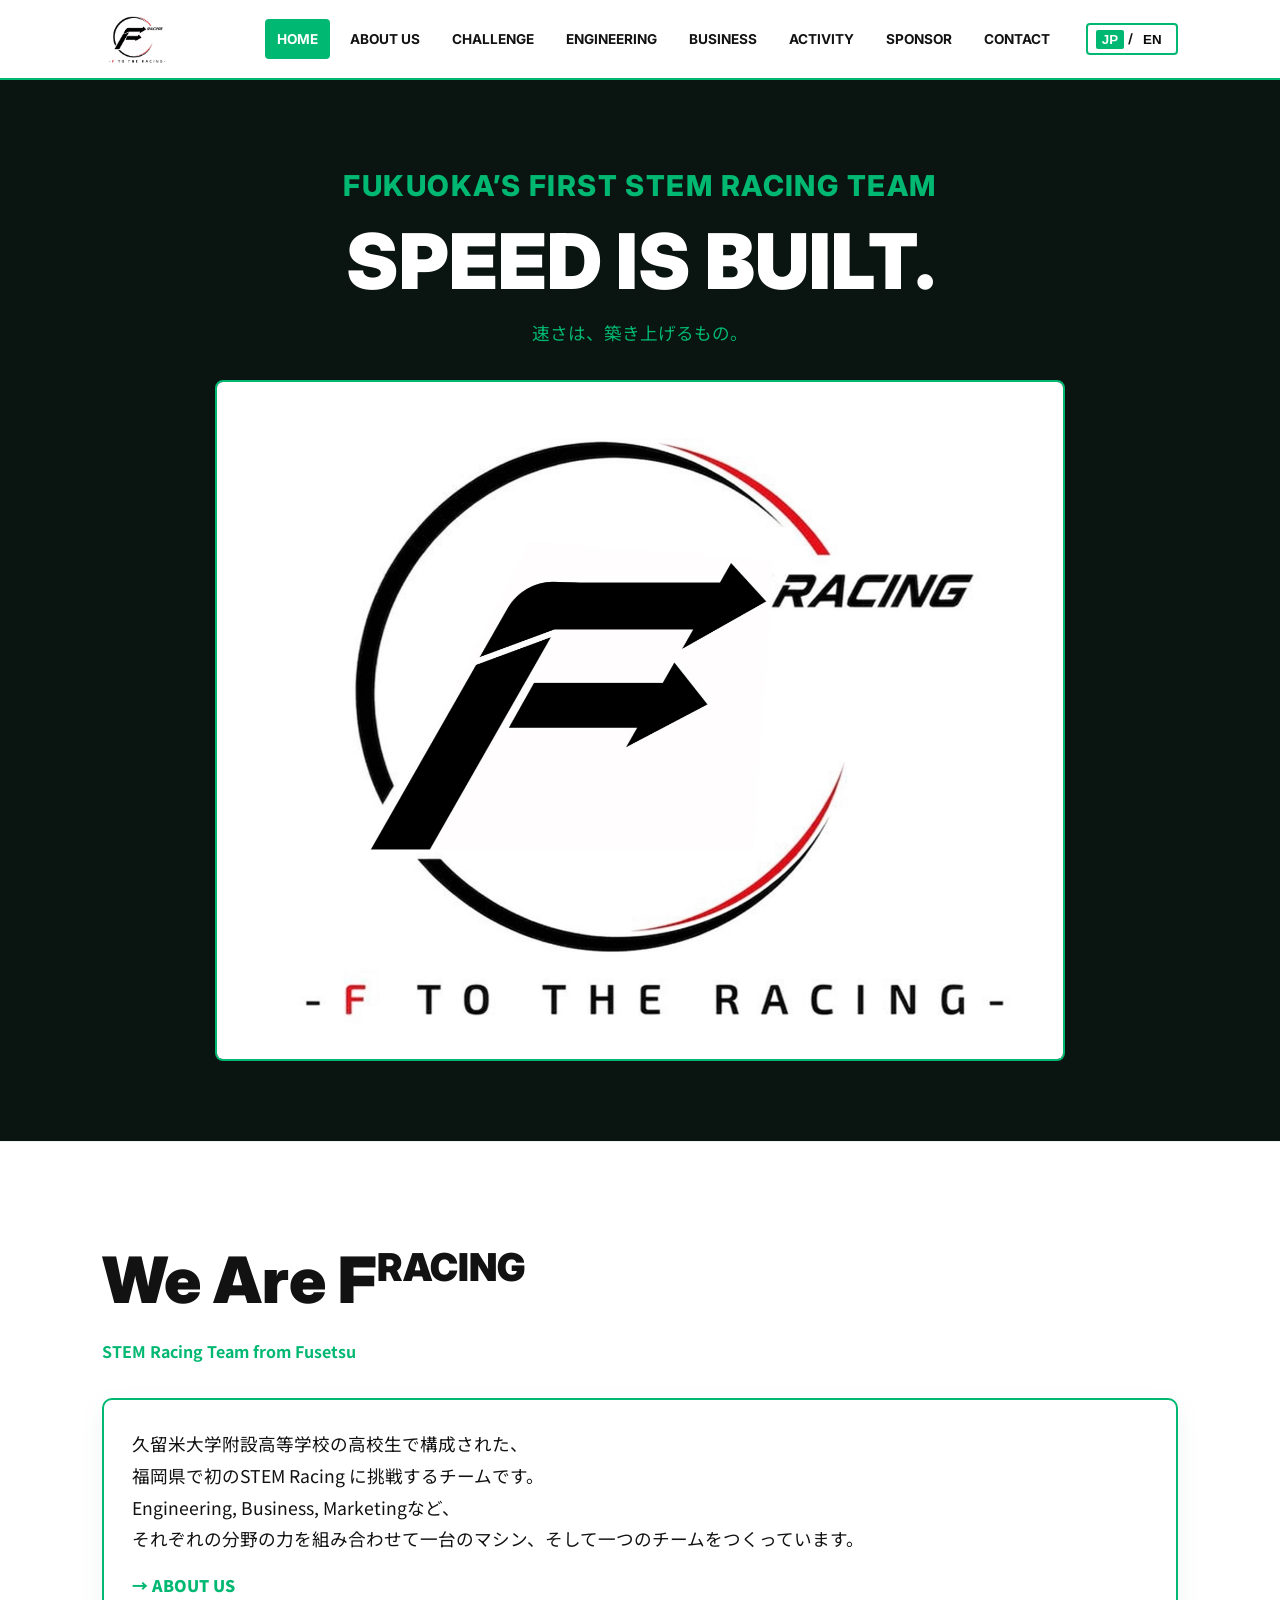
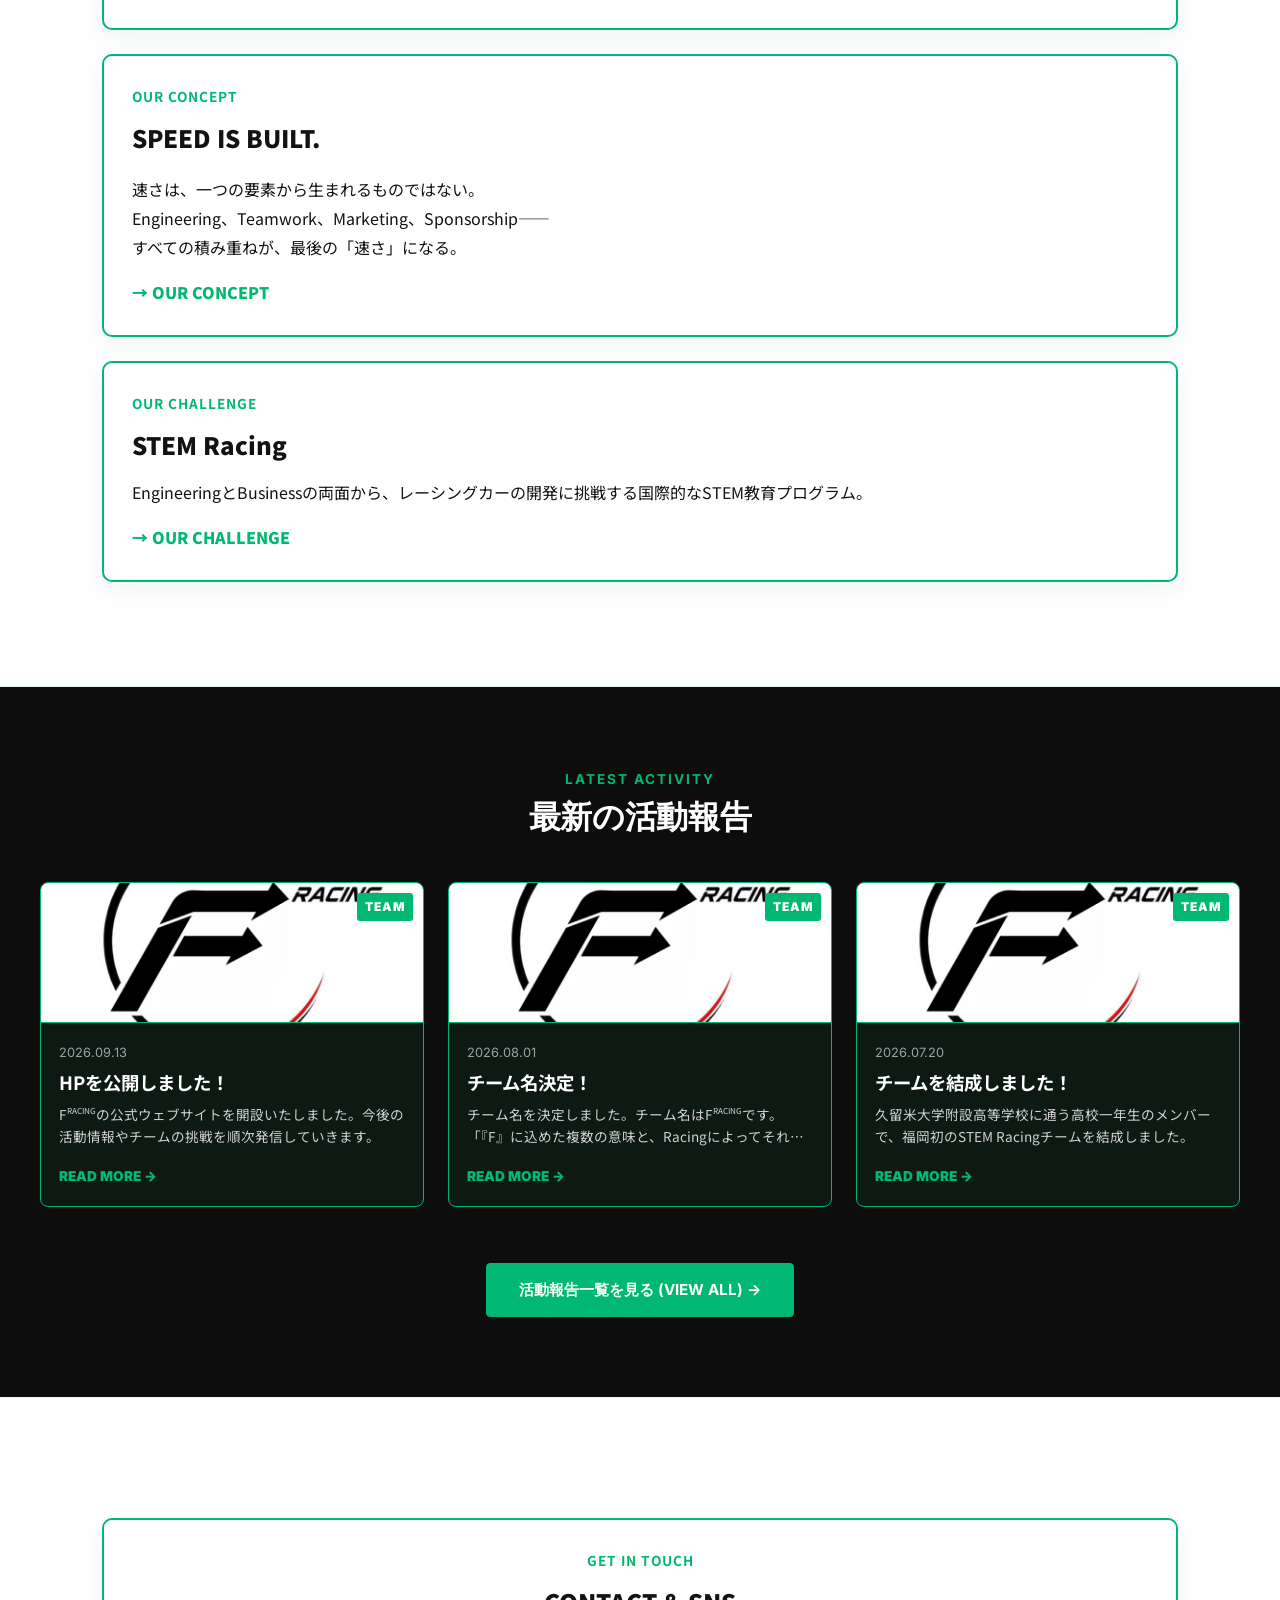
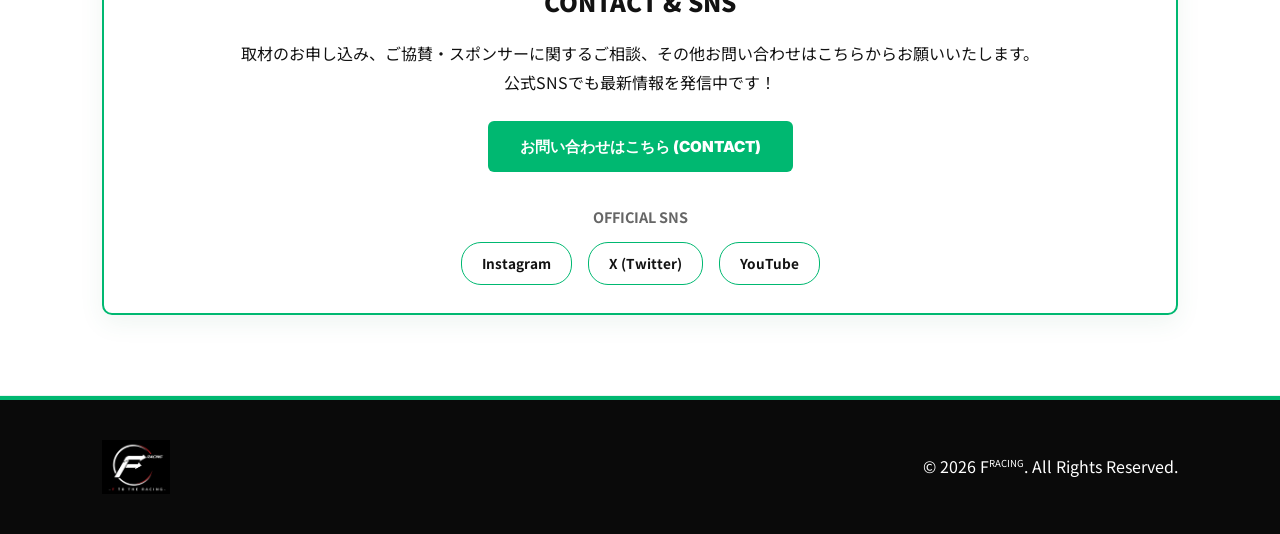
<file: index.html>
<!DOCTYPE html>
<html lang="ja">
<head>
  <meta charset="UTF-8">
  <meta name="viewport" content="width=device-width, initial-scale=1.0">
  <title>F RACING | Official Website</title>
  <link href="https://fonts.googleapis.com/css2?family=Inter:wght@400;700;900&family=Noto+Sans+JP:wght@400;700;900&display=swap" rel="stylesheet">
  <link rel="stylesheet" href="style.css">
</head>
<body data-lang="jp">
  <!-- ヘッダー -->
  <header>
    <a href="index.html"><img src="whiteversion.jpg" alt="F RACING" class="logo-img"></a>
    <div class="nav-container">
      <nav class="nav-links">
        <a href="index.html" class="active">HOME</a>
        <a href="about.html">ABOUT US</a>
        <a href="challenge.html">CHALLENGE</a>
        <a href="challenge.html#engineering">ENGINEERING</a>
        <a href="challenge.html#business">BUSINESS</a>
        <a href="activity.html">ACTIVITY</a>
        <a href="sponsor.html">SPONSOR</a>
        <a href="contact.html">CONTACT</a>
      </nav>
      <div class="lang-switch">
        <button id="btn-jp" class="active">JP</button><span>/</span><button id="btn-en">EN</button>
      </div>
    </div>
  </header>

  <main>
    <!-- ヒーローセクション -->
    <section class="dark-section" style="display: flex; flex-direction: column; align-items: center; justify-content: center; min-height: 70vh;">
      <div class="hero-tag">FUKUOKA’s FIRST STEM Racing TEAM</div>
      <h1 style="font-family: var(--font-en, 'Inter'); font-size: clamp(3rem, 6vw, 6rem); font-weight: 900; line-height: 1.0; margin-bottom: 16px;">SPEED IS BUILT.</h1>
      <p class="lang-jp" style="font-size: 1.1rem; margin-bottom: 32px; color: var(--green);">速さは、築き上げるもの。</p>
      <p class="lang-en" style="font-size: 1.1rem; margin-bottom: 32px; color: var(--green);">Speed is built.</p>
      <div class="image-container" style="margin: 0;">
        <img src="whiteversion.jpg" alt="メインビジュアル">
      </div>
    </section>

    <!-- 紹介＆各ページへの導線 -->
    <section id="intro">
      <div style="margin-bottom: 32px;">
        <h2 style="font-family: var(--font-en, 'Inter'); font-size: clamp(2.5rem, 5vw, 4rem); font-weight: 900;">We Are F<sup>RACING</sup></h2>
        <p class="lang-jp accent-text">STEM Racing Team from Fusetsu</p>
        <p class="lang-en accent-text">STEM Racing Team from Fusetsu</p>
      </div>

      <!-- ABOUT US 導線 -->
      <div class="custom-card" style="margin-bottom: 24px;">
        <p class="lang-jp" style="font-size: 1.1rem; line-height: 1.8; margin-bottom: 16px;">
          久留米大学附設高等学校の高校生で構成された、<br>
          福岡県で初のSTEM Racing に挑戦するチームです。<br>
          Engineering, Business, Marketingなど、<br>
          それぞれの分野の力を組み合わせて一台のマシン、そして一つのチームをつくっています。
        </p>
        <p class="lang-en" style="font-size: 1.05rem; line-height: 1.8; margin-bottom: 16px;">
          We are the first STEM Racing team from Fukuoka, composed of high school students from Kurume University Fusetsu High School.<br>
          By combining expertise across Engineering, Business, and Marketing, we build a competitive race car and a unified team.
        </p>
        <a href="about.html" class="inline-link-btn">→ ABOUT US</a>
      </div>

      <!-- OUR CONCEPT 導線 -->
      <div class="custom-card" style="margin-bottom: 24px;">
        <span class="sub" style="color: var(--green); font-weight: bold; font-size: 0.85rem; letter-spacing: 1px;">OUR CONCEPT</span>
        <h3 style="font-size: 1.5rem; font-weight: 900; margin: 8px 0 16px 0;">SPEED IS BUILT.</h3>
        <p class="lang-jp" style="line-height: 1.8; margin-bottom: 16px;">
          速さは、一つの要素から生まれるものではない。<br>
          Engineering、Teamwork、Marketing、Sponsorship——<br>
          すべての積み重ねが、最後の「速さ」になる。
        </p>
        <p class="lang-en" style="line-height: 1.8; margin-bottom: 16px;">
          Speed is not born from a single element.<br>
          Engineering, Teamwork, Marketing, and Sponsorship——<br>
          Every layer accumulated brings us closer to true speed.
        </p>
        <a href="about.html#concept" class="inline-link-btn">→ OUR CONCEPT</a>
      </div>

      <!-- OUR CHALLENGE 導線 -->
      <div class="custom-card" style="margin-bottom: 24px;">
        <span class="sub" style="color: var(--green); font-weight: bold; font-size: 0.85rem; letter-spacing: 1px;">OUR CHALLENGE</span>
        <h3 style="font-size: 1.5rem; font-weight: 900; margin: 8px 0 12px 0;">STEM Racing</h3>
        <p class="lang-jp" style="line-height: 1.8; margin-bottom: 16px;">
          EngineeringとBusinessの両面から、レーシングカーの開発に挑戦する国際的なSTEM教育プログラム。
        </p>
        <p class="lang-en" style="line-height: 1.8; margin-bottom: 16px;">
          An international STEM education program where students take on the challenge of race car development across Engineering and Business.
        </p>
        <a href="challenge.html" class="inline-link-btn">→ OUR CHALLENGE</a>
      </div>
    </section>

    <!-- ACTIVITY セクション -->
      <section id="activity" class="activity-section" style="background-color: #0d0d0d; color: #ffffff; padding: 80px 20px;">
  <div class="container" style="max-width: 1200px; margin: 0 auto;">
    
    <!-- タイトルセクション -->
    <div class="section-title-box" style="text-align: center; margin-bottom: 48px;">
      <!-- サブタイトル（蛍光グリーン） -->
      <span class="sub" style="color: var(--green, #00B871); font-weight: bold; font-size: 0.85rem; letter-spacing: 2px; display: block; margin-bottom: 8px;">
        LATEST ACTIVITY
      </span>
      
      <!-- メインタイトル（日本語：白文字） -->
      <h2 class="lang-jp" style="color: #ffffff; font-size: 2rem; font-weight: 900; margin: 0;">
        最新の活動報告
      </h2>
      
      <!-- メインタイトル（英語：白文字） -->
      <h2 class="lang-en" style="color: #ffffff; font-size: 2rem; font-weight: 900; margin: 0;">
        LATEST REPORTS
      </h2>
    </div>

    <!-- 活動カード一覧 -->
    <div class="activity-grid">
      
      <!-- 1件目 -->
      <article class="activity-card">
        <a href="activity.html" class="activity-card-link">
          <div class="activity-img">
            <img src="whiteversion.jpg" alt="HP公開の画像">
            <span class="activity-tag">TEAM</span>
          </div>
          <div class="activity-content">
            <span class="activity-date">2026.09.13</span>
            <h3 class="activity-title lang-jp">HPを公開しました！</h3>
            <h3 class="activity-title lang-en">Official Website Launched!</h3>
            <p class="activity-desc lang-jp">F<sup>RACING</sup>の公式ウェブサイトを開設いたしました。今後の活動情報やチームの挑戦を順次発信していきます。</p>
            <p class="activity-desc lang-en">We have launched the official website of F<sup>RACING</sup>. We will share our latest activities and challenges here.</p>
            <span class="activity-more">READ MORE <span class="arrow">→</span></span>
          </div>
        </a>
      </article>

      <!-- 2件目 -->
      <article class="activity-card">
        <a href="activity.html" class="activity-card-link">
          <div class="activity-img">
            <img src="whiteversion.jpg" alt="活動画像3">
            <span class="activity-tag">TEAM</span>
          </div>
          <div class="activity-content">
            <span class="activity-date">2026.08.01</span>
            <h3 class="activity-title lang-jp">チーム名決定！</h3>
            <h3 class="activity-title lang-en">Team Name Finalized!</h3>
            <p class="activity-desc lang-jp">チーム名を決定しました。チーム名はF<sup>RACING</sup>です。<br>「『F』に込めた複数の意味と、Racingによってそれらをさらに加速・拡張していく」という思いを込めています。詳しく知りたい方は、ABOUTをご覧ください！</p>
            <p class="activity-desc lang-en">We’ve decided on a team name. The team is called F<sup>RACING</sup>. <br>The name embodies our vision that “the letter ‘F’ carries multiple meanings, and ‘Racing’ further accelerates and expands upon them.” For more details, please visit the “ABOUT” page!</p>
            <span class="activity-more">READ MORE <span class="arrow">→</span></span>
          </div>
        </a>
      </article>

      <!-- 3件目 -->
      <article class="activity-card">
        <a href="activity.html" class="activity-card-link">
          <div class="activity-img">
            <img src="whiteversion.jpg" alt="チーム結成の画像">
            <span class="activity-tag">TEAM</span>
          </div>
          <div class="activity-content">
            <span class="activity-date">2026.07.20</span>
            <h3 class="activity-title lang-jp">チームを結成しました！</h3>
            <h3 class="activity-title lang-en">Team Established!</h3>
            <p class="activity-desc lang-jp">久留米大学附設高等学校に通う高校一年生のメンバーで、福岡初のSTEM Racingチームを結成しました。</p>
            <p class="activity-desc lang-en">We, a group of first-year high school students attending Kurume University Fusetsu High School, have formed Fukuoka’s first STEM Racing team.</p>
            <span class="activity-more">READ MORE <span class="arrow">→</span></span>
          </div>
        </a>
      </article>

    </div>

    <!-- 活動報告一覧を見るボタン -->
    <div style="text-align: center; margin-top: 56px;">
      <a href="activity.html" class="btn-more lang-jp" style="display: inline-block; padding: 12px 32px; border: 1.5px solid var(--green, #00B871); color: #ffffff; text-decoration: none; font-weight: bold; border-radius: 4px; transition: all 0.3s ease;">
        活動報告一覧を見る (VIEW ALL) →
      </a>
      <a href="activity.html" class="btn-more lang-en" style="display: inline-block; padding: 12px 32px; border: 1.5px solid var(--green, #00B871); color: #ffffff; text-decoration: none; font-weight: bold; border-radius: 4px; transition: all 0.3s ease;">
        VIEW ALL ACTIVITIES →
      </a>
    </div>

  </div>
</section>

    <!-- CONTACT & SNS セクション -->
    <section id="contact-section">
      <div class="custom-card" style="margin-top: 40px; text-align: center; border: 2px solid var(--green);">
        <span class="sub" style="color: var(--green); font-weight: bold; font-size: 0.85rem; letter-spacing: 1px;">GET IN TOUCH</span>
        <h3 style="font-size: 1.5rem; font-weight: 900; margin: 8px 0 16px 0; color: #121212;">CONTACT & SNS</h3>
        <p class="lang-jp" style="line-height: 1.8; margin-bottom: 24px; color: #121212;">
          取材のお申し込み、ご協賛・スポンサーに関するご相談、その他お問い合わせはこちらからお願いいたします。<br>
          公式SNSでも最新情報を発信中です！
        </p>
        <p class="lang-en" style="line-height: 1.8; margin-bottom: 24px; color: #121212;">
          For press inquiries, sponsorship proposals, or general questions, please feel free to reach out.<br>
          Follow our official social media accounts for the latest updates!
        </p>

        <!-- CONTACTページへのボタン -->
        <div style="margin-bottom: 32px;">
          <a href="contact.html" class="btn-more lang-jp">お問い合わせはこちら (CONTACT)</a>
          <a href="contact.html" class="btn-more lang-en">CONTACT US</a>
        </div>

        <!-- SNSリンク一覧 -->
        <div class="sns-links-container">
          <span style="font-weight: bold; font-size: 0.9rem; display: block; margin-bottom: 12px; color: #666666;">OFFICIAL SNS</span>
          <div style="display: flex; gap: 16px; justify-content: center; flex-wrap: wrap;">
            <a href="https://www.instagram.com/f_to_the_racing/?hl=ja" target="_blank" rel="noopener noreferrer" class="sns-btn">Instagram</a>
            <a href="https://x.com/FtotheRacing" target="_blank" rel="noopener noreferrer" class="sns-btn">X (Twitter)</a>
            <a href="https://www.youtube.com/channel/UCRHW-2N_GnkMYaxLG4QGpog" target="_blank" rel="noopener noreferrer" class="sns-btn">YouTube</a>
          </div>
        </div>
      </div>
    </section>
  </main>

  <!-- フッター -->
  <footer>
    <div class="footer-logo">
      <a href="index.html">
        <img src="blackversion.png" alt="F RACING" class="logo-img">
      </a>
    </div>
    <p>&copy; 2026 F<sup>RACING</sup>. All Rights Reserved.</p>
  </footer>

  <script>
    document.addEventListener('DOMContentLoaded', () => {
      const langButtons = document.querySelectorAll('.lang-switch button');
      const savedLang = localStorage.getItem('selectedLang') || 'jp';
      applyLanguage(savedLang);

      langButtons.forEach(btn => {
        btn.addEventListener('click', () => {
          const lang = btn.textContent.trim().toLowerCase();
          localStorage.setItem('selectedLang', lang);
          applyLanguage(lang);
        });
      });

      function applyLanguage(lang) {
        document.body.setAttribute('data-lang', lang);
        langButtons.forEach(btn => {
          if (btn.textContent.trim().toLowerCase() === lang) {
            btn.classList.add('active');
          } else {
            btn.classList.remove('active');
          }
        });
      }
    });
  </script>
</body>
</html>
</file>
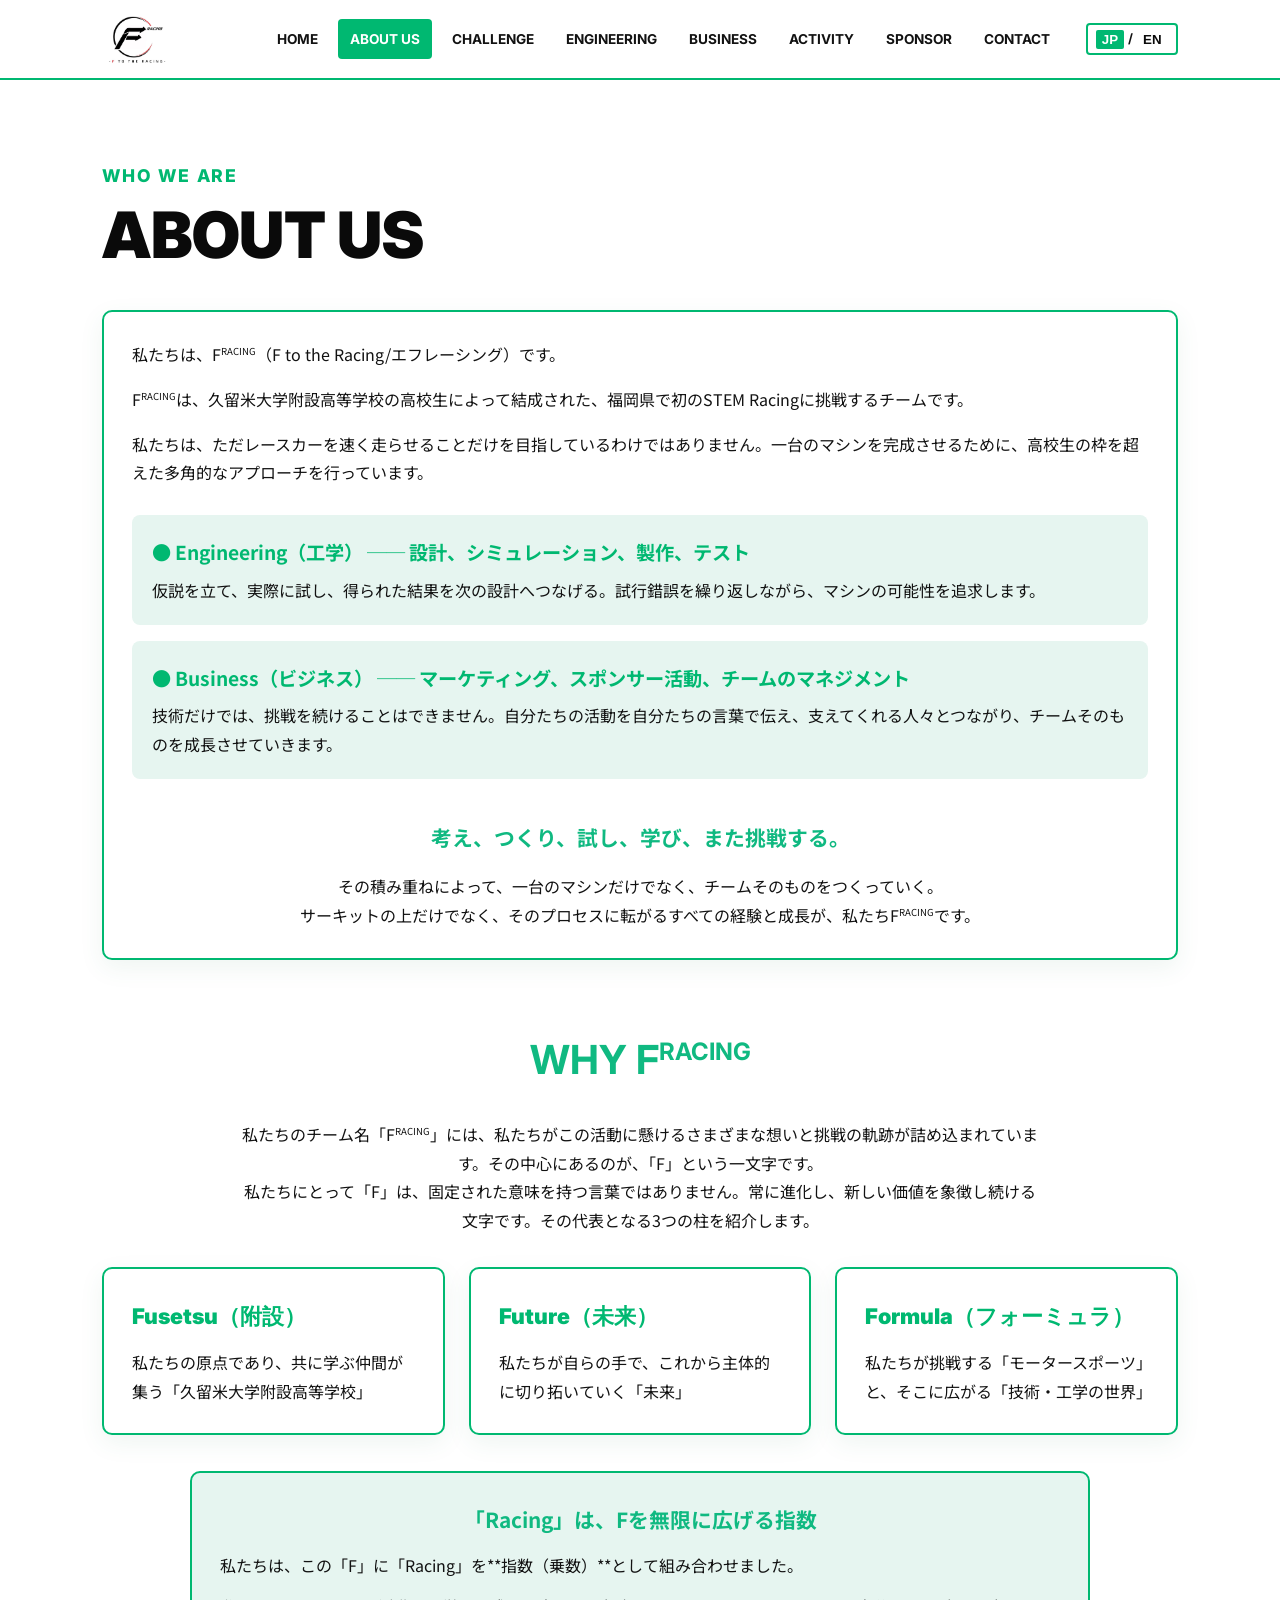
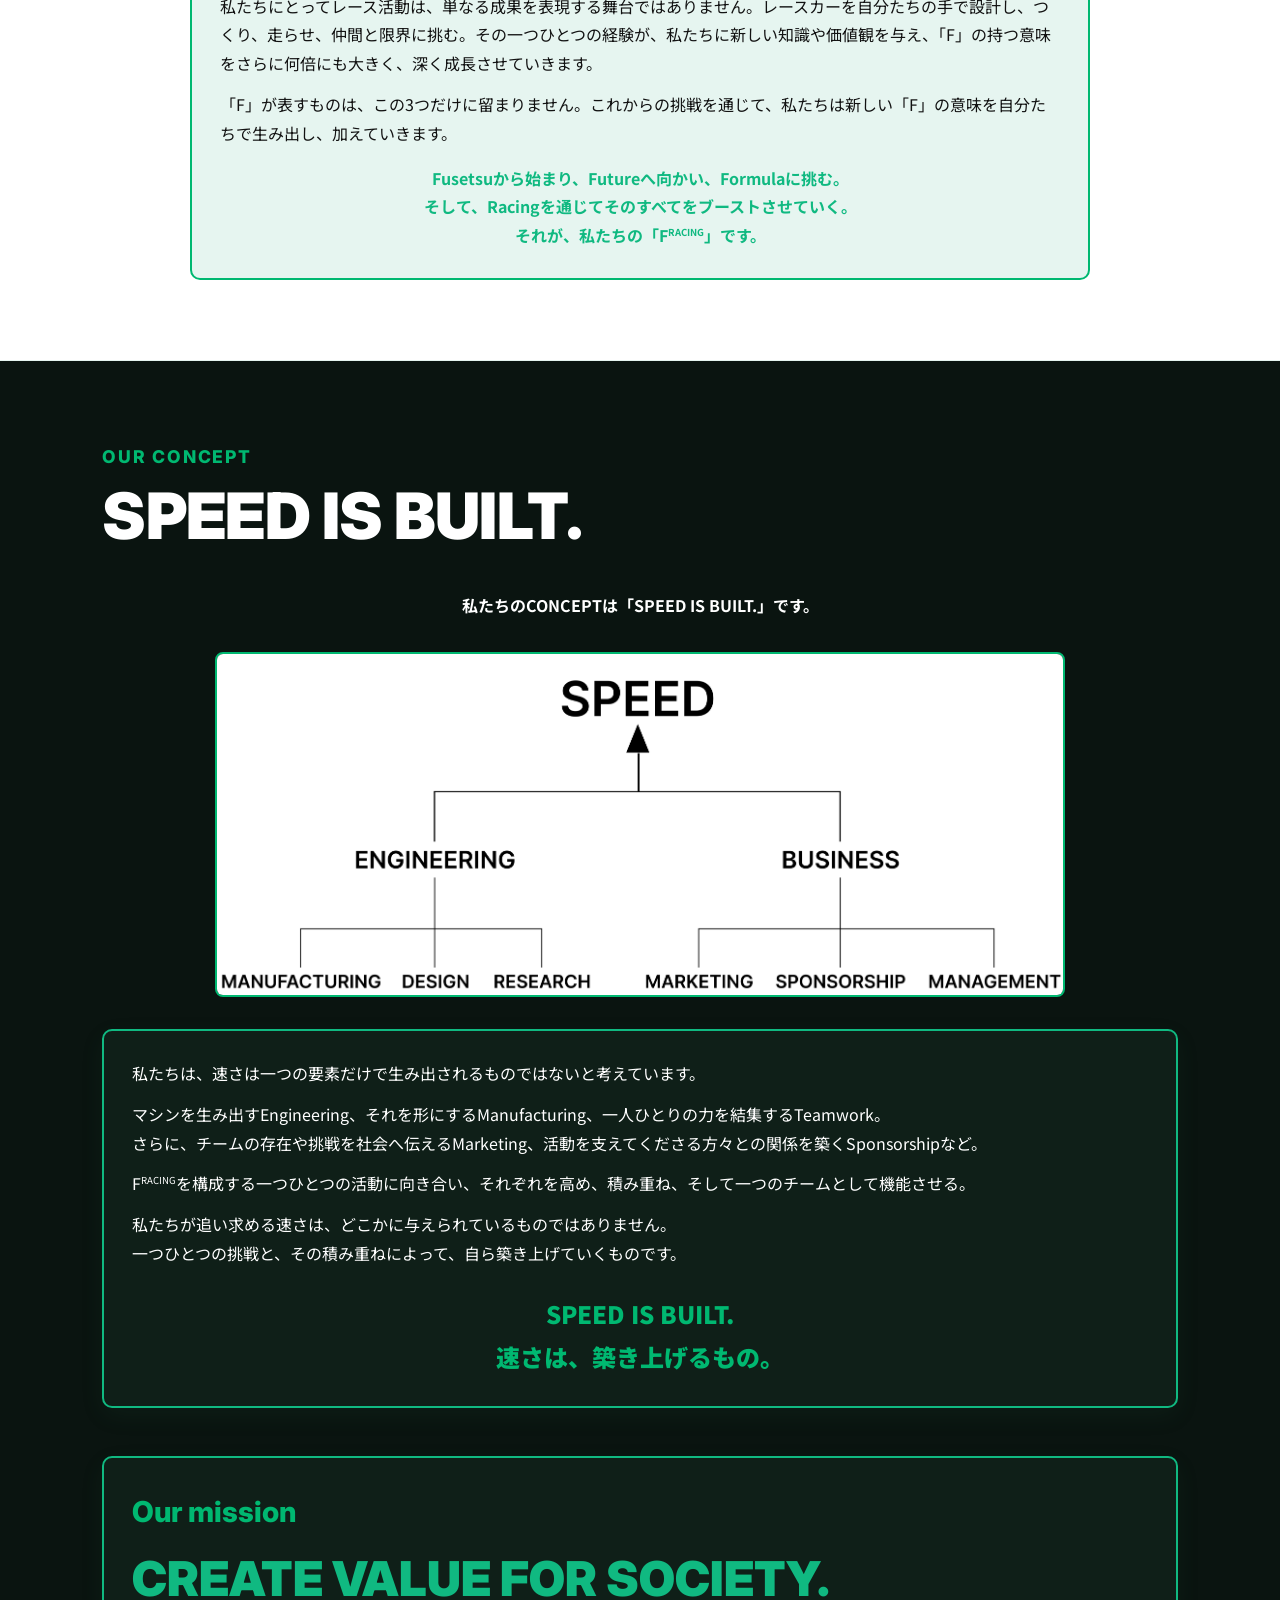
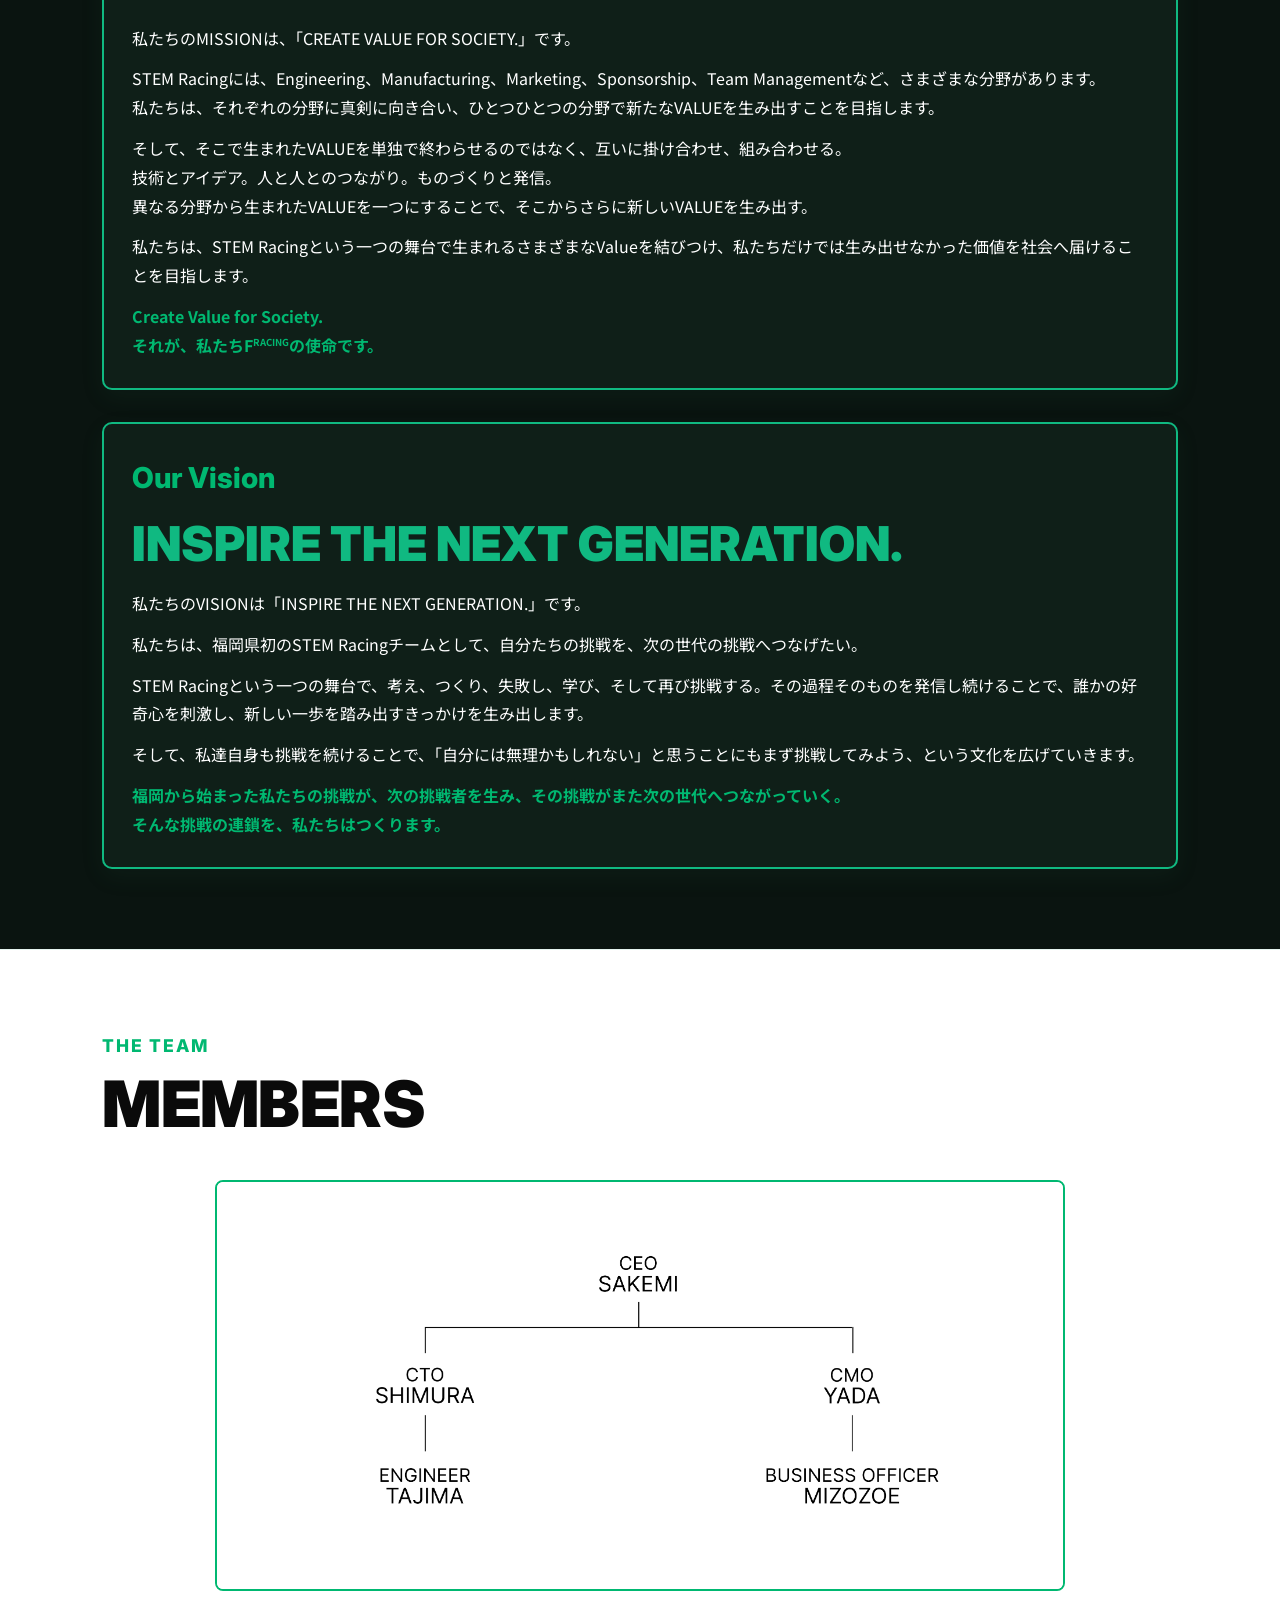
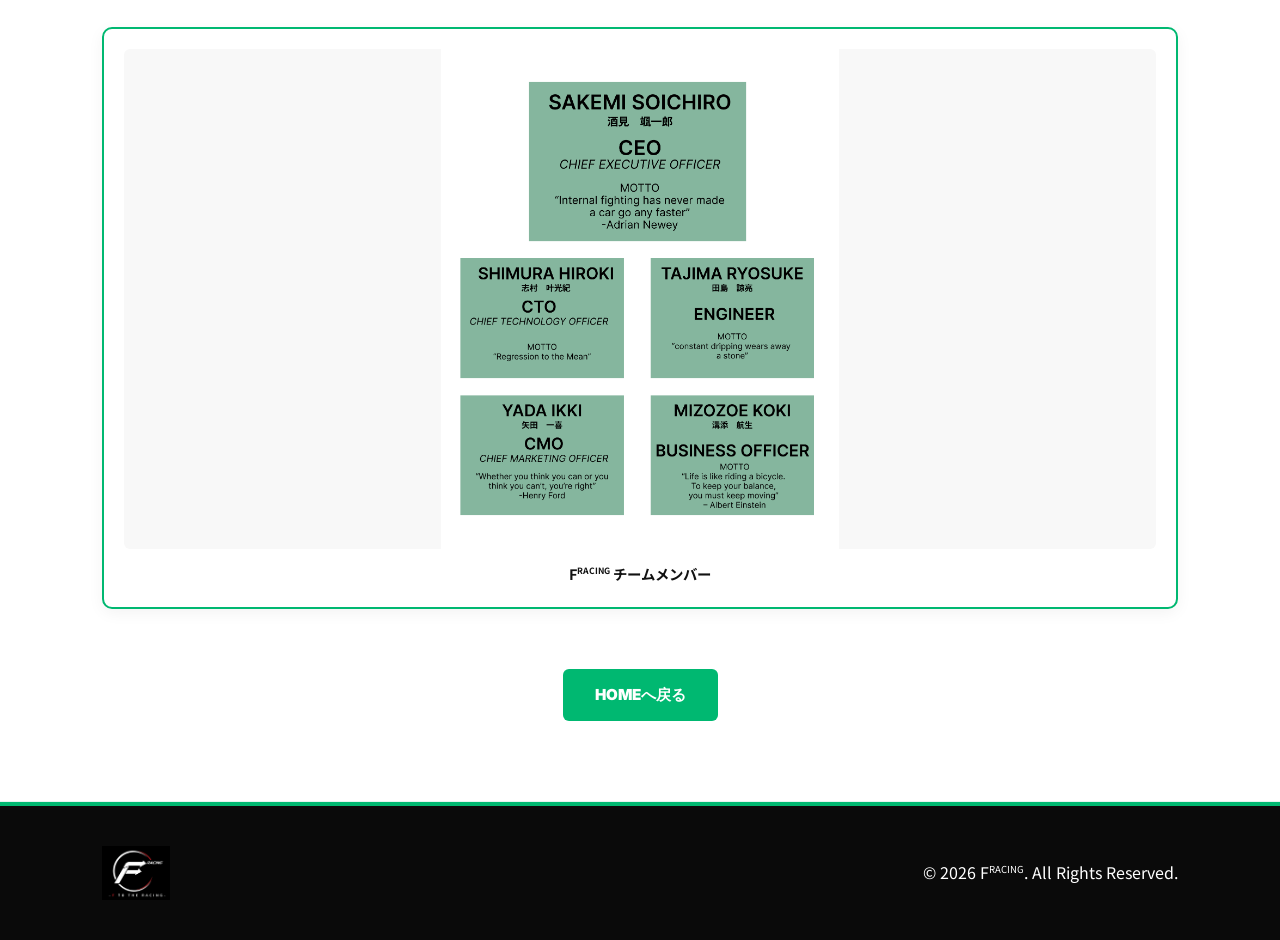
<file: about.html>
<!DOCTYPE html>
<html lang="ja">
<head>
  <meta charset="UTF-8">
  <meta name="viewport" content="width=device-width, initial-scale=1.0">
  <title>ABOUT US | F RACING</title>
  <link href="https://fonts.googleapis.com/css2?family=Inter:wght@400;700;900&family=Noto+Sans+JP:wght@400;700;900&display=swap" rel="stylesheet">
  <link rel="stylesheet" href="style.css">
</head>
<body data-lang="jp">
  <header>
    <a href="index.html"><img src="whiteversion.jpg" alt="F RACING" class="logo-img"></a>
    <div class="nav-container">
      <nav class="nav-links">
        <a href="index.html">HOME</a>
        <a href="about.html" class="active">ABOUT US</a>
        <a href="challenge.html">CHALLENGE</a>
        <a href="challenge.html#engineering">ENGINEERING</a>
        <a href="challenge.html#business">BUSINESS</a>
        <a href="activity.html">ACTIVITY</a>
        <a href="sponsor.html">SPONSOR</a>
        <a href="contact.html">CONTACT</a>
      </nav>
      <div class="lang-switch">
        <button onclick="setLanguage('jp')" id="btn-jp" class="active">JP</button><span>/</span><button onclick="setLanguage('en')" id="btn-en">EN</button>
      </div>
    </div>
  </header>

  <main>
    <!-- 1. ABOUT US -->
    <section id="about">
      <div class="section-title-box">
        <span class="sub">WHO WE ARE</span>
        <h2>ABOUT US</h2>
      </div>
      
      <div class="custom-card lang-jp" style="display: flex; flex-direction: column; gap: 16px;">
        <p>私たちは、F<sup>RACING</sup>（F to the Racing/エフレーシング）です。</p>
        <p>F<sup>RACING</sup>は、久留米大学附設高等学校の高校生によって結成された、福岡県で初のSTEM Racingに挑戦するチームです。</p>
        <p>私たちは、ただレースカーを速く走らせることだけを目指しているわけではありません。一台のマシンを完成させるために、高校生の枠を超えた多角的なアプローチを行っています。</p>
        
        <div style="margin-top: 12px; padding: 20px; background-color: var(--light-green); border-radius: 8px;">
          <p class="accent-text" style="font-size: 1.2rem;">● Engineering（工学） ── 設計、シミュレーション、製作、テスト</p>
          <p style="margin-top: 6px;">仮説を立て、実際に試し、得られた結果を次の設計へつなげる。試行錯誤を繰り返しながら、マシンの可能性を追求します。</p>
        </div>
        
        <div style="padding: 20px; background-color: var(--light-green); border-radius: 8px;">
          <p class="accent-text" style="font-size: 1.2rem;">● Business（ビジネス） ── マーケティング、スポンサー活動、チームのマネジメント</p>
          <p style="margin-top: 6px;">技術だけでは、挑戦を続けることはできません。自分たちの活動を自分たちの言葉で伝え、支えてくれる人々とつながり、チームそのものを成長させていきます。</p>
        </div>
        
        <div style="margin-top: 24px; font-weight: 700; font-size: 1.3rem; text-align: center; color: var(--green-dark);">
          <p>考え、つくり、試し、学び、また挑戦する。</p>
        </div>
        <p style="text-align: center;">その積み重ねによって、一台のマシンだけでなく、チームそのものをつくっていく。<br>サーキットの上だけでなく、そのプロセスに転がるすべての経験と成長が、私たちF<sup>RACING</sup>です。</p>
      </div>

      <div class="custom-card lang-en" style="display: flex; flex-direction: column; gap: 16px;">
        <p>We are F<sup>RACING</sup> (F to the Racing).</p>
        <p>F<sup>RACING</sup> is a team formed by high school students at Kurume University Fusetsu High School, and we are the first team in Fukuoka Prefecture to take on the challenge of STEM racing.</p>
        <p>Our goal is not simply to make our race car go fast. To build a complete machine, we take a multifaceted approach that goes beyond the scope of typical high school students.</p>
        
        <div style="margin-top: 12px; padding: 20px; background-color: var(--light-green); border-radius: 8px;">
          <p class="accent-text" style="font-size: 1.2rem;">● Engineering — Design, Simulation, Fabrication, Testing</p>
          <p style="margin-top: 6px;">We formulate hypotheses, test them in practice, and apply the results to our next design. Through repeated trial and error, we explore the full potential of our machine.</p>
        </div>
        
        <div style="padding: 20px; background-color: var(--light-green); border-radius: 8px;">
          <p class="accent-text" style="font-size: 1.2rem;">● Business — Marketing, Sponsorship Activities, Team Management</p>
          <p style="margin-top: 6px;">Technology alone is not enough to sustain our challenges. We communicate our activities in our own words, connect with those who support us, and foster the growth of the team itself.</p>
        </div>
        
        <div style="margin-top: 24px; font-weight: 700; font-size: 1.3rem; text-align: center; color: var(--green-dark);">
          <p>We think, build, test, learn, and then challenge ourselves again.</p>
        </div>
        <p style="text-align: center;">Through this cumulative process, we build not just a single machine, but the team itself.<br>It is not just what happens on the racetrack, but all the experiences and growth woven into that process that define us as F<sup>RACING</sup>.</p>
      </div>

      <!-- WHY F RACING -->
      <div style="margin-top: 64px;">
        <h3 style="text-align: center; font-family: var(--font-en); font-size: 2.5rem; margin-bottom: 24px; color: var(--green-dark);">WHY F<sup>RACING</sup></h3>
        <div class="lang-jp" style="text-align: center; max-width: 800px; margin: 0 auto 32px auto;">
          <p>私たちのチーム名「F<sup>RACING</sup>」には、私たちがこの活動に懸けるさまざまな想いと挑戦の軌跡が詰め込まれています。その中心にあるのが、「F」という一文字です。</p>
          <p>私たちにとって「F」は、固定された意味を持つ言葉ではありません。常に進化し、新しい価値を象徴し続ける文字です。その代表となる3つの柱を紹介します。</p>
        </div>
        <div class="lang-en" style="text-align: center; max-width: 800px; margin: 0 auto 32px auto;">
          <p>Our team name, “F<sup>RACING</sup>,” embodies the various aspirations we have for this endeavor and the journey of challenges we’ve undertaken. At its core lies a single letter: “F.”</p>
          <p>For us, “F” is not a word with a fixed meaning. It is a letter that constantly evolves and continues to symbolize new values. Here, we introduce the three pillars that represent this.</p>
        </div>

        <div class="card-grid">
          <div class="custom-card">
            <h4>Fusetsu（附設）</h4>
            <p class="lang-jp">私たちの原点であり、共に学ぶ仲間が集う「久留米大学附設高等学校」</p>
            <p class="lang-en">“Kurume University Fusetsu High School,” our starting point and the place where fellow students gather to learn together</p>
          </div>
          <div class="custom-card">
            <h4>Future（未来）</h4>
            <p class="lang-jp">私たちが自らの手で、これから主体的に切り拓いていく「未来」</p>
            <p class="lang-en">The “future” that we will proactively carve out with our own hands</p>
          </div>
          <div class="custom-card">
            <h4>Formula（フォーミュラ）</h4>
            <p class="lang-jp">私たちが挑戦する「モータースポーツ」と、そこに広がる「技術・工学の世界」</p>
            <p class="lang-en">The “motorsports” we take on and the “world of technology and engineering” that unfolds within it</p>
          </div>
        </div>

        <div class="lang-jp" style="margin-top: 36px; max-width: 900px; margin-left: auto; margin-right: auto; padding: 28px; border: 2px solid var(--green); border-radius: 10px; background-color: var(--light-green);">
          <p style="font-size: 1.3rem; font-weight: bold; color: var(--green-dark); margin-bottom: 12px; text-align: center;">「Racing」は、Fを無限に広げる指数</p>
          <p>私たちは、この「F」に「Racing」を**指数（乗数）**として組み合わせました。</p>
          <p style="margin-top: 12px;">私たちにとってレース活動は、単なる成果を表現する舞台ではありません。レースカーを自分たちの手で設計し、つくり、走らせ、仲間と限界に挑む。その一つひとつの経験が、私たちに新しい知識や価値観を与え、「F」の持つ意味をさらに何倍にも大きく、深く成長させていきます。</p>
          <p style="margin-top: 12px;">「F」が表すものは、この3つだけに留まりません。これからの挑戦を通じて、私たちは新しい「F」の意味を自分たちで生み出し、加えていきます。</p>
          <p style="margin-top: 16px; font-weight: bold; text-align: center; color: var(--green-dark);">Fusetsuから始まり、Futureへ向かい、Formulaに挑む。<br>そして、Racingを通じてそのすべてをブーストさせていく。<br>それが、私たちの「F<sup>RACING</sup>」です。</p>
        </div>

        <div class="lang-en" style="margin-top: 36px; max-width: 900px; margin-left: auto; margin-right: auto; padding: 28px; border: 2px solid var(--green); border-radius: 10px; background-color: var(--light-green);">
          <p style="font-size: 1.3rem; font-weight: bold; color: var(--green-dark); margin-bottom: 12px; text-align: center;">“Racing” is the exponent that expands “F” infinitely.</p>
          <p>We have combined this “F” with “Racing” as an **exponent (multiplier)**.</p>
          <p style="margin-top: 12px;">For us, racing is not merely a stage for showcasing results. We design, build, and drive our race cars with our own hands, pushing the limits alongside our teammates. Each of these experiences provides us with new knowledge and values, multiplying and deepening the meaning of “F” many times over.</p>
          <p style="margin-top: 12px;">What “F” represents is not limited to just these three things. Through our future challenges, we will create and add new meanings to “F” on our own.</p>
          <p style="margin-top: 16px; font-weight: bold; text-align: center; color: var(--green-dark);">Starting from Fusetsu, moving toward the Future, and taking on the Formula.<br>And through Racing, we will boost it all.<br>That is our “F<sup>RACING</sup>.”</p>
        </div>
      </div>
    </section>

    <!-- 2. CONCEPT (ABOUTの下) -->
    <section id="concept" class="dark-section">
      <div class="section-title-box">
        <span class="sub">OUR CONCEPT</span>
        <h2>SPEED IS BUILT.</h2>
      </div>
      
      <p class="lang-jp" style="font-weight: bold; text-align: center; margin-bottom: 20px;">私たちのCONCEPTは「SPEED IS BUILT.」です。</p> 
      <p class="lang-en" style="font-weight: bold; text-align: center; margin-bottom: 20px;">Our CONCEPT is “SPEED IS BUILT.”</p>
      
      <div class="image-container">
        <img src="Group44.png" alt="CONCEPT MAP">
      </div>
      
      <div class="lang-jp custom-card" style="margin-top: 32px; display: flex; flex-direction: column; gap: 12px;">
        <p>私たちは、速さは一つの要素だけで生み出されるものではないと考えています。</p>
        <p>マシンを生み出すEngineering、それを形にするManufacturing、一人ひとりの力を結集するTeamwork。<br>さらに、チームの存在や挑戦を社会へ伝えるMarketing、活動を支えてくださる方々との関係を築くSponsorshipなど。</p>
        <p>F<sup>RACING</sup>を構成する一つひとつの活動に向き合い、それぞれを高め、積み重ね、そして一つのチームとして機能させる。</p>
        <p>私たちが追い求める速さは、どこかに与えられているものではありません。<br>一つひとつの挑戦と、その積み重ねによって、自ら築き上げていくものです。</p>
        <p style="margin-top:12px; font-weight:900; font-size: 1.5rem; text-align: center; color: var(--green);">SPEED IS BUILT.<br>速さは、築き上げるもの。</p>
      </div>

      <div class="lang-en custom-card" style="margin-top: 32px; display: flex; flex-direction: column; gap: 12px;">
        <p>We believe that speed is not created by a single factor alone.</p>
        <p>Engineering, which creates the machine; Manufacturing, which brings it to life; and Teamwork, which unites the strengths of each individual.<br>Furthermore, Marketing, which communicates the team’s existence and challenges to society; and Sponsorship, which builds relationships with those who support our activities.</p>
        <p>We engage with each and every activity that makes up F<sup>RACING</sup>, enhancing and building upon each one to function as a single, cohesive team.</p>
        <p>The speed we pursue is not something that is simply given to us.<br>It is something we build for ourselves through each individual challenge and the accumulation of those efforts.</p>
        <p style="margin-top:12px; font-weight:900; font-size: 1.5rem; text-align: center; color: var(--green);">SPEED IS BUILT.</p>
      </div>

      <!-- MISSION & VISION -->
      <div style="display: flex; flex-direction: column; gap: 32px; margin-top: 48px;">
        <div class="custom-card mv-card">
          <span class="sub" style="font-family: var(--font-en); font-weight: 800; font-size: 1.8rem; color: var(--green);">Our mission</span>
          <h3>CREATE VALUE FOR SOCIETY.</h3>
          <div class="lang-jp" style="display: flex; flex-direction: column; gap: 12px;">
            <p>私たちのMISSIONは、「CREATE VALUE FOR SOCIETY.」です。</p>
            <p>STEM Racingには、Engineering、Manufacturing、Marketing、Sponsorship、Team Managementなど、さまざまな分野があります。<br>私たちは、それぞれの分野に真剣に向き合い、ひとつひとつの分野で新たなVALUEを生み出すことを目指します。</p>
            <p>そして、そこで生まれたVALUEを単独で終わらせるのではなく、互いに掛け合わせ、組み合わせる。<br>技術とアイデア。人と人とのつながり。ものづくりと発信。<br>異なる分野から生まれたVALUEを一つにすることで、そこからさらに新しいVALUEを生み出す。</p>
            <p>私たちは、STEM Racingという一つの舞台で生まれるさまざまなValueを結びつけ、私たちだけでは生み出せなかった価値を社会へ届けることを目指します。</p>
            <p style="font-weight: bold; color: var(--green);">Create Value for Society.<br>それが、私たちF<sup>RACING</sup>の使命です。</p>
          </div>
          <div class="lang-en" style="display: flex; flex-direction: column; gap: 12px;">
            <p>Our MISSION is “CREATE VALUE FOR SOCIETY.”</p>
            <p>STEM Racing encompasses a variety of fields, including Engineering, Manufacturing, Marketing, Sponsorship, and Team Management.<br>We take each of these fields seriously and aim to create new VALUE in every single one.</p>
            <p>And rather than letting the VALUE created in each field stand alone, we combine and integrate them.<br>Technology and ideas. Connections between people. Manufacturing and communication.<br>By uniting the value born from these different fields, we generate even more new value.</p>
            <p>We aim to connect the diverse forms of value created on the single stage of STEM Racing and deliver value to society that we could not have created on our own.</p>
            <p style="font-weight: bold; color: var(--green);">Create Value for Society.<br>That is the mission of F<sup>RACING</sup>.</p>
          </div>
        </div>

        <div class="custom-card mv-card">
          <span class="sub" style="font-family: var(--font-en); font-weight: 800; font-size: 1.8rem; color: var(--green);">Our Vision</span>
          <h3>INSPIRE THE NEXT GENERATION.</h3> 
          <div class="lang-jp" style="display: flex; flex-direction: column; gap: 12px;">
            <p>私たちのVISIONは「INSPIRE THE NEXT GENERATION.」です。</p>
            <p>私たちは、福岡県初のSTEM Racingチームとして、自分たちの挑戦を、次の世代の挑戦へつなげたい。</p>
            <p>STEM Racingという一つの舞台で、考え、つくり、失敗し、学び、そして再び挑戦する。その過程そのものを発信し続けることで、誰かの好奇心を刺激し、新しい一歩を踏み出すきっかけを生み出します。</p>
            <p>そして、私達自身も挑戦を続けることで、「自分には無理かもしれない」と思うことにもまず挑戦してみよう、という文化を広げていきます。</p>
            <p style="font-weight: bold; color: var(--green);">福岡から始まった私たちの挑戦が、次の挑戦者を生み、その挑戦がまた次の世代へつながっていく。<br>そんな挑戦の連鎖を、私たちはつくります。</p>
          </div>
          <div class="lang-en" style="display: flex; flex-direction: column; gap: 12px;">
            <p>Our VISION is “INSPIRE THE NEXT GENERATION.”</p>
            <p>As Fukuoka Prefecture’s first STEM Racing team, we want to connect our own challenges to those of the next generation.</p>
            <p>On the stage of STEM Racing, we think, create, fail, learn, and try again. By continuously sharing this process itself, we aim to spark curiosity in others and create opportunities for them to take a new step forward.</p>
            <p>Furthermore, by continuing to take on challenges ourselves, we will foster a culture where people are encouraged to at least give things a try—even when they think, “Maybe I can’t do this.”</p>
            <p style="font-weight: bold; color: var(--green);">Our journey, which began in Fukuoka, will inspire the next generation of challengers, and their challenges will in turn lead to the next generation.<br>We are creating this chain of challenges.</p>
          </div>
        </div>
      </div>
    </section>

    <!-- 3. MEMBER (CONCEPTの下) -->
    <section id="member">
      <div class="section-title-box">
        <span class="sub">THE TEAM</span>
        <h2>MEMBERS</h2>
      </div>

      <div class="image-container">
        <img src="Group41.png" alt="メンバー組織図">
      </div>

      <!-- 1枚目の画像の下の挿入エリア -->
      <div class="member-insert-box" style="padding: 20px;">
  <div style="width: 100%; max-height: 500px; overflow: hidden; display: flex; justify-content: center; align-items: center; background-color: #f8f8f8; border-radius: 6px;">
    <!-- ★ src に縦長写真のパスを指定 -->
    <img src="Group 50 (1).png" alt="F RACING メンバー写真" style="max-width: 100%; max-height: 500px; width: auto; height: auto; object-fit: contain; display: block;">
  </div>
  <p class="lang-jp" style="font-size: 0.9rem; margin-top: 12px; color: var(--text-main); font-weight: bold;">
    F<sup>RACING</sup> チームメンバー
  </p>
  <p class="lang-en" style="font-size: 0.9rem; margin-top: 12px; color: var(--text-main); font-weight: bold;">
    F<sup>RACING</sup> Team Members
  </p>
</div>
      <div style="text-align: center; margin-top: 60px;">
        <a href="index.html" class="btn-more lang-jp">HOMEへ戻る</a>
        <a href="index.html" class="btn-more lang-en">BACK TO HOME</a>
      </div>
    </section>

    
  </main>

  <!-- フッター -->
  <footer>
    <div class="footer-logo">
      <a href="index.html">
        <img src="blackversion.png" alt="F RACING" class="logo-img">
      </a>
    </div>
    <p>&copy; 2026 F<sup>RACING</sup>. All Rights Reserved.</p>
  </footer>

<script>
    document.addEventListener('DOMContentLoaded', () => {
      const langButtons = document.querySelectorAll('.lang-switch button');
      const savedLang = localStorage.getItem('selectedLang') || 'jp';
      applyLanguage(savedLang);

      langButtons.forEach(btn => {
        btn.addEventListener('click', () => {
          const lang = btn.textContent.trim().toLowerCase();
          localStorage.setItem('selectedLang', lang);
          applyLanguage(lang);
        });
      });

      function applyLanguage(lang) {
        document.body.setAttribute('data-lang', lang);
        langButtons.forEach(btn => {
          if (btn.textContent.trim().toLowerCase() === lang) {
            btn.classList.add('active');
          } else {
            btn.classList.remove('active');
          }
        });
      }
    });
  </script>
  <!-- ★ここまで貼り付け★ -->

</body>
</html>
</file>
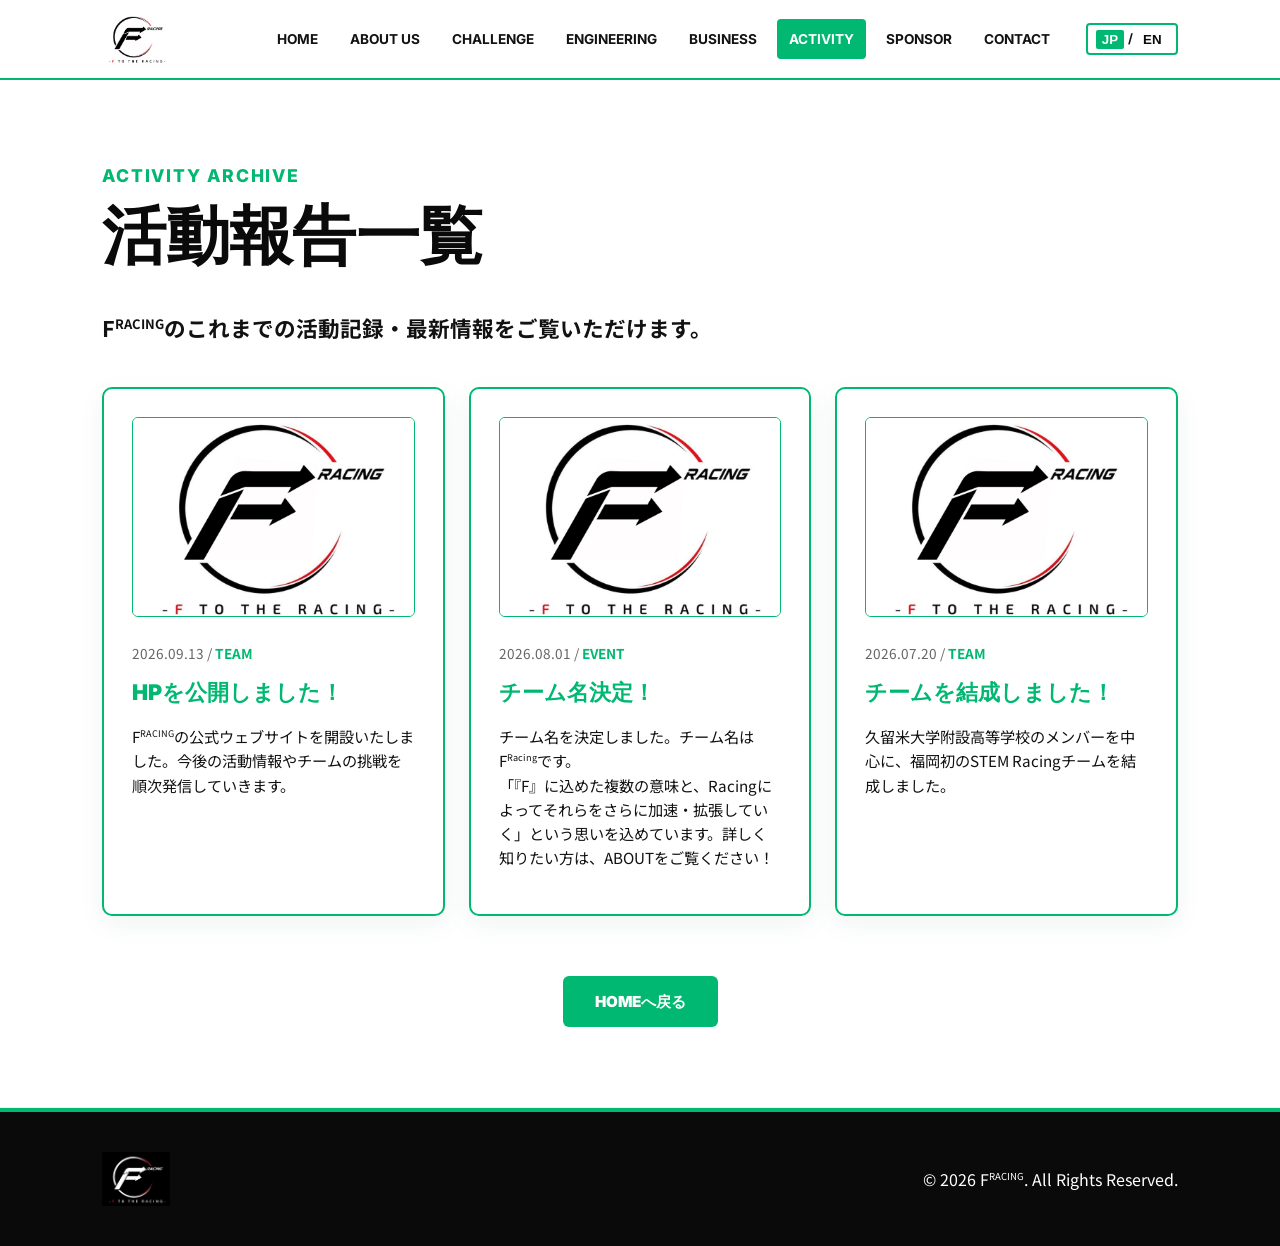
<file: activity.html>
<!DOCTYPE html>
<html lang="ja">
<head>
  <meta charset="UTF-8">
  <meta name="viewport" content="width=device-width, initial-scale=1.0">
  <title>ACTIVITY | F RACING</title>
  <link href="https://fonts.googleapis.com/css2?family=Inter:wght@400;700;900&family=Noto+Sans+JP:wght@400;700;900&display=swap" rel="stylesheet">
  <link rel="stylesheet" href="style.css">
</head>
<body data-lang="jp">

  <header>
    <a href="index.html"><img src="whiteversion.jpg" alt="F RACING" class="logo-img"></a>
    <div class="nav-container">
      <nav class="nav-links">
        <a href="index.html">HOME</a>
        <a href="about.html">ABOUT US</a>
        <a href="challenge.html">CHALLENGE</a>
        <a href="challenge.html#engineering">ENGINEERING</a>
        <a href="challenge.html#business">BUSINESS</a>
        <a href="activity.html" class="active">ACTIVITY</a>
        <a href="sponsor.html">SPONSOR</a>
        <a href="contact.html">CONTACT</a>
      </nav>
      <div class="lang-switch">
        <button id="btn-jp" class="active">JP</button><span>/</span><button id="btn-en">EN</button>
      </div>
    </div>
  </header>

  <main>
    <!-- ページタイトルセクション -->
    <section>
      <div class="section-title-box">
        <span class="sub">ACTIVITY ARCHIVE</span>
        <h2 class="lang-jp">活動報告一覧</h2>
        <h2 class="lang-en">ACTIVITY LOGS</h2>
      </div>

      <p class="hero-intro-text lang-jp" style="margin-bottom: 40px;">
        F<sup>RACING</sup>のこれまでの活動記録・最新情報をご覧いただけます。
      </p>
      <p class="hero-intro-text lang-en" style="margin-bottom: 40px;">
        Explore the latest activity reports and progress updates from F<sup>RACING</sup>.
      </p>

      <!-- 活動カード一覧 -->
      <div class="card-grid">

        <!-- 記事 1 -->
        <article class="custom-card">
          <div style="margin-bottom: 16px;">
            <img src="whiteversion.jpg" alt="活動画像1" style="width: 100%; height: 200px; object-fit: cover; border-radius: 6px; border: 1px solid var(--green);">
          </div>
          <div style="font-size: 0.85rem; color: #666; margin-bottom: 8px;">
            <span>2026.09.13</span> / <span class="accent-text">TEAM</span>
          </div>
          
          <h4 class="lang-jp">HPを公開しました！</h4>
          <h4 class="lang-en">Official Website Launched!</h4>
          
          <p class="lang-jp" style="font-size: 0.95rem; line-height: 1.6; margin-bottom: 16px;">
            F<sup>RACING</sup>の公式ウェブサイトを開設いたしました。今後の活動情報やチームの挑戦を順次発信していきます。
          </p>
          <p class="lang-en" style="font-size: 0.95rem; line-height: 1.6; margin-bottom: 16px;">
            We have launched the official website of F<sup>RACING</sup>. We will share our latest activities and challenges here.
          </p>
        </article>

        <article class="custom-card">
          <div style="margin-bottom: 16px;">
            <img src="whiteversion.jpg" alt="活動画像3" style="width: 100%; height: 200px; object-fit: cover; border-radius: 6px; border: 1px solid var(--green);">
          </div>
          <div style="font-size: 0.85rem; color: #666; margin-bottom: 8px;">
            <span>2026.08.01</span> / <span class="accent-text">EVENT</span>
          </div>

          <h4 class="lang-jp">チーム名決定！</h4>
          <h4 class="lang-en">Team Name Finalized!</h4>

          <p class="lang-jp" style="font-size: 0.95rem; line-height: 1.6; margin-bottom: 16px;">
            チーム名を決定しました。チーム名はF<sup>Racing</sup>です。<br>「『F』に込めた複数の意味と、Racingによってそれらをさらに加速・拡張していく」という思いを込めています。詳しく知りたい方は、ABOUTをご覧ください！
          </p>
          <p class="lang-en" style="font-size: 0.95rem; line-height: 1.6; margin-bottom: 16px;">
            We’ve decided on a team name. The team is called F<sur>Racing</sur>. <br>The name embodies our vision that “the letter ‘F’ carries multiple meanings, and ‘Racing’ further accelerates and expands upon them.” For more details, please visit the “ABOUT” page!
          </p>
        </article>


        <!-- 記事 2 -->
        <article class="custom-card">
          <div style="margin-bottom: 16px;">
            <img src="whiteversion.jpg" alt="活動画像2" style="width: 100%; height: 200px; object-fit: cover; border-radius: 6px; border: 1px solid var(--green);">
          </div>
          <div style="font-size: 0.85rem; color: #666; margin-bottom: 8px;">
            <span>2026.07.20</span> / <span class="accent-text">TEAM</span>
          </div>

          <h4 class="lang-jp">チームを結成しました！</h4>
          <h4 class="lang-en">Team Established!</h4>

          <p class="lang-jp" style="font-size: 0.95rem; line-height: 1.6; margin-bottom: 16px;">
            久留米大学附設高等学校のメンバーを中心に、福岡初のSTEM Racingチームを結成しました。
          </p>
          <p class="lang-en" style="font-size: 0.95rem; line-height: 1.6; margin-bottom: 16px;">
            Fukuoka's first STEM Racing team has been formed by students from Kurume University Fusetsu High School.
          </p>
        </article>

      </div>

      <!-- HOMEに戻るボタン -->
      <div style="text-align: center; margin-top: 60px;">
        <a href="index.html" class="btn-more lang-jp">HOMEへ戻る</a>
        <a href="index.html" class="btn-more lang-en">BACK TO HOME</a>
      </div>
    </section>
  </main>

  <!-- フッター -->
  <footer>
    <div class="footer-logo">
      <a href="index.html">
        <img src="blackversion.png" alt="F RACING" class="logo-img">
      </a>
    </div>
    <p>&copy; 2026 F<sup>RACING</sup>. All Rights Reserved.</p>
  </footer>

  <script>
    document.addEventListener('DOMContentLoaded', () => {
      const langButtons = document.querySelectorAll('.lang-switch button');
      const savedLang = localStorage.getItem('selectedLang') || 'jp';
      applyLanguage(savedLang);

      langButtons.forEach(btn => {
        btn.addEventListener('click', () => {
          const lang = btn.textContent.trim().toLowerCase();
          localStorage.setItem('selectedLang', lang);
          applyLanguage(lang);
        });
      });

      function applyLanguage(lang) {
        document.body.setAttribute('data-lang', lang);
        langButtons.forEach(btn => {
          if (btn.textContent.trim().toLowerCase() === lang) {
            btn.classList.add('active');
          } else {
            btn.classList.remove('active');
          }
        });
      }
    });
  </script>
</body>
</html>
</file>
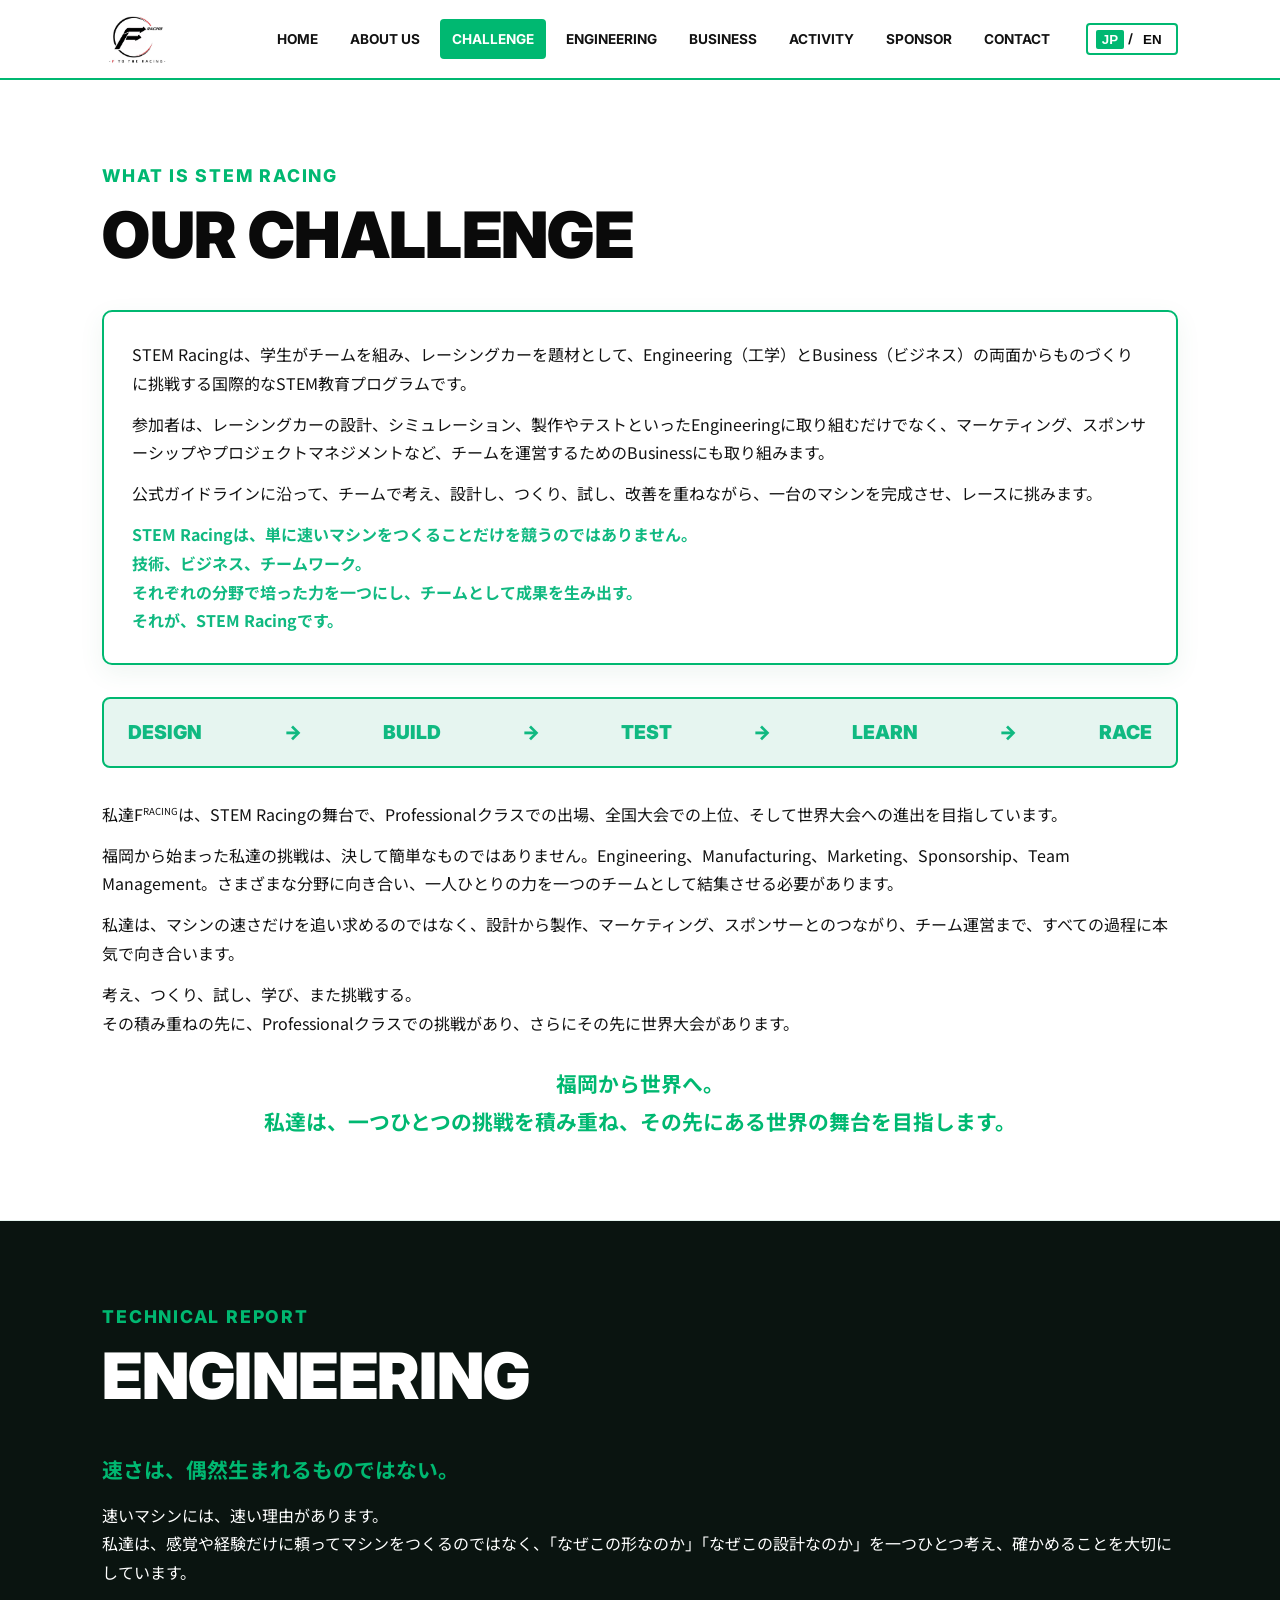
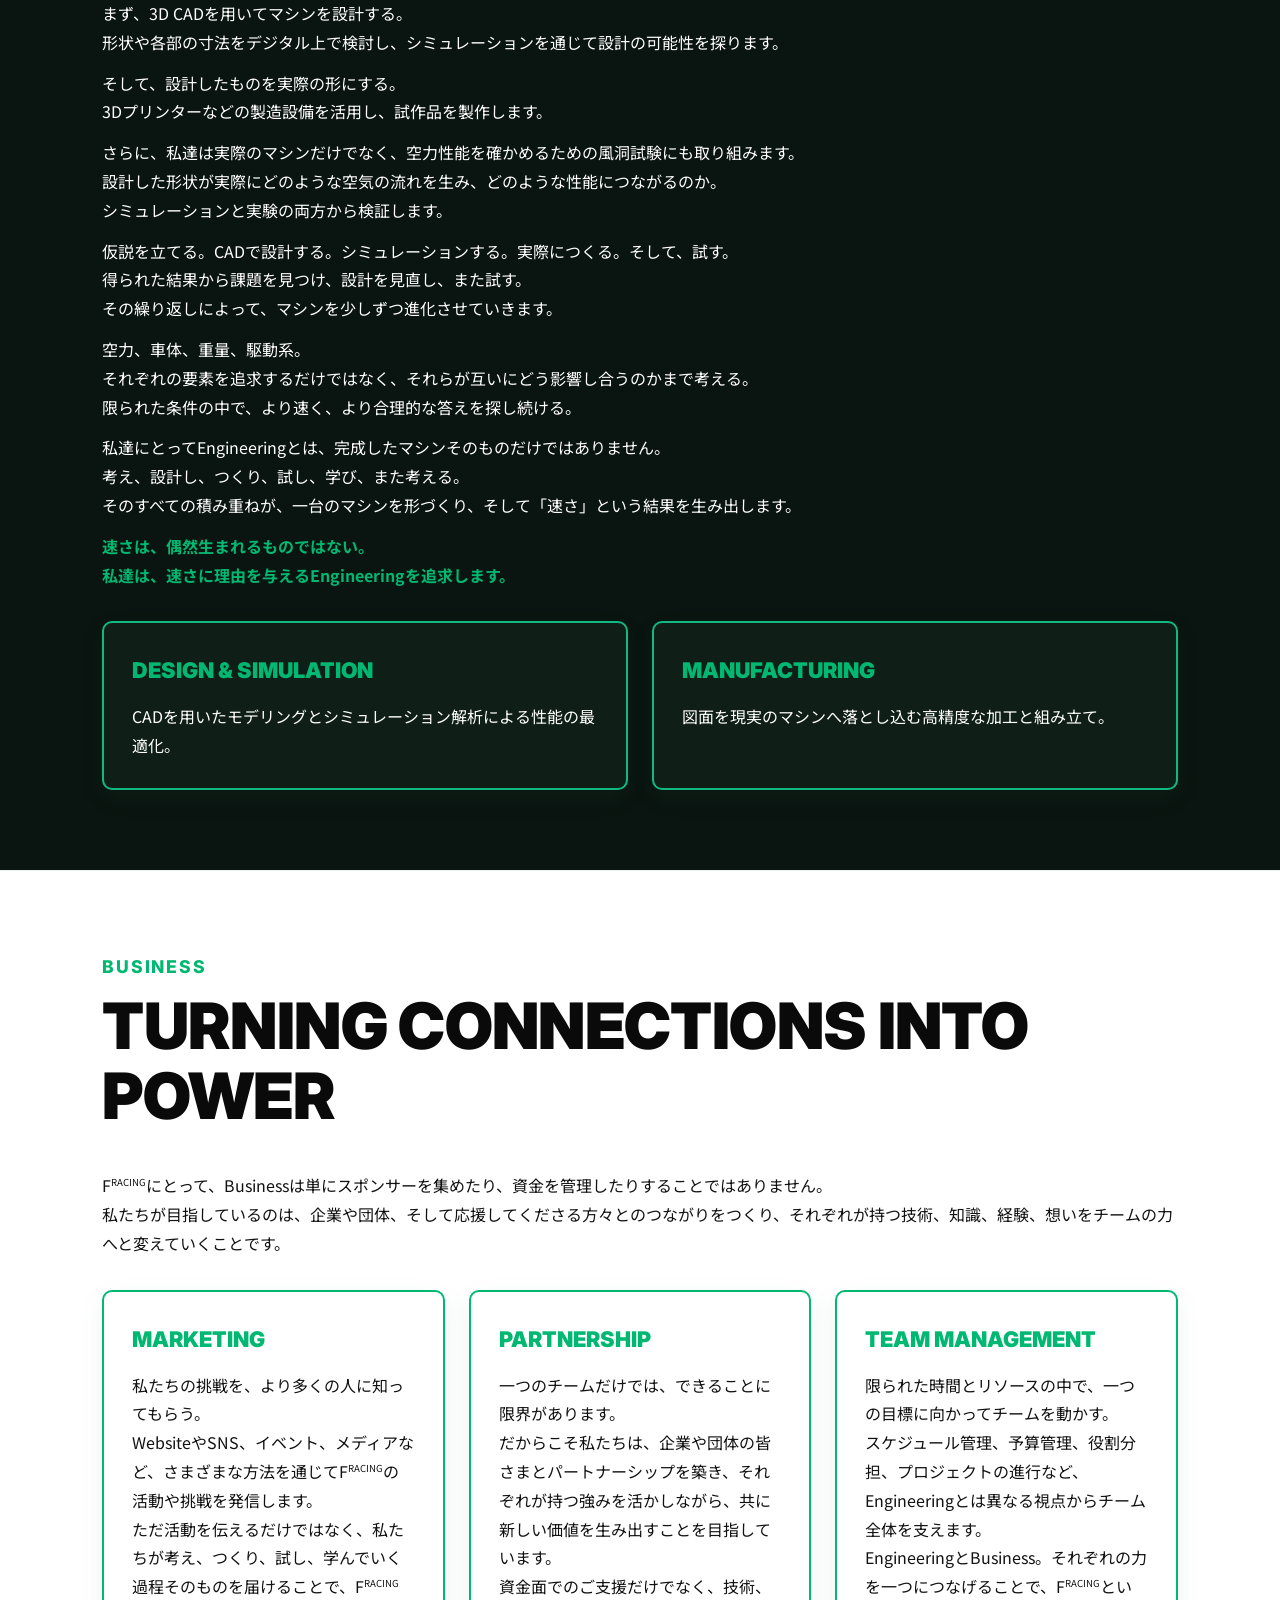
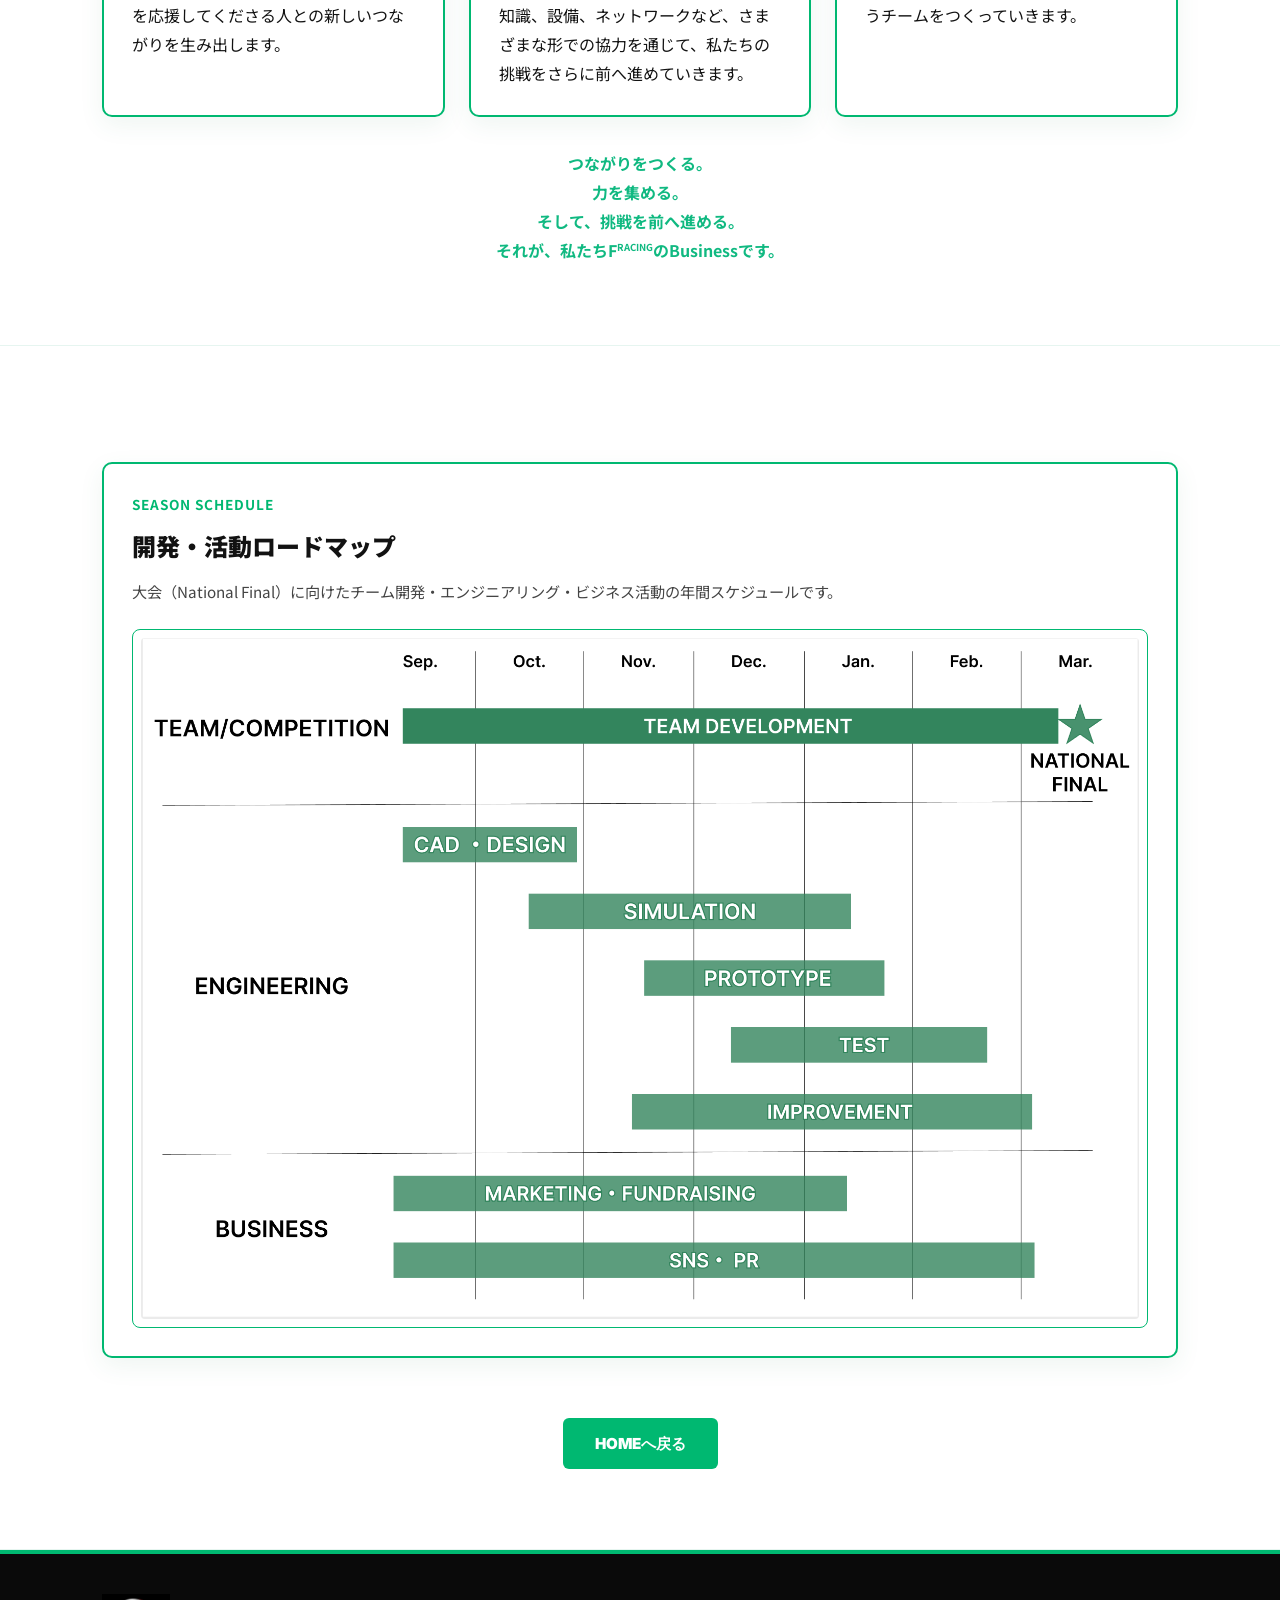
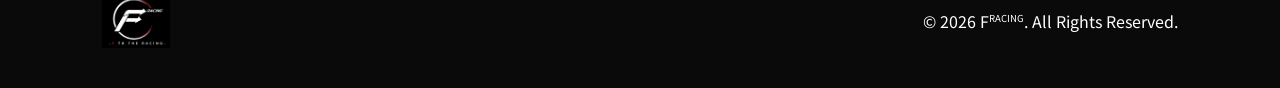
<file: challenge.html>
<!DOCTYPE html>
<html lang="ja">
<head>
  <meta charset="UTF-8">
  <meta name="viewport" content="width=device-width, initial-scale=1.0">
  <title>CHALLENGE | F RACING</title>
  <link href="https://fonts.googleapis.com/css2?family=Inter:wght@400;700;900&family=Noto+Sans+JP:wght@400;700;900&display=swap" rel="stylesheet">
  <link rel="stylesheet" href="style.css">
</head>
<body data-lang="jp">
  <header>
    <a href="index.html"><img src="whiteversion.jpg" alt="F RACING" class="logo-img"></a>
    <div class="nav-container">
      <nav class="nav-links">
        <a href="index.html">HOME</a>
        <a href="about.html">ABOUT US</a>
        <a href="challenge.html" class="active">CHALLENGE</a>
        <a href="challenge.html#engineering">ENGINEERING</a>
        <a href="challenge.html#business">BUSINESS</a>
        <a href="activity.html">ACTIVITY</a>
        <a href="sponsor.html">SPONSOR</a>
        <a href="contact.html">CONTACT</a>
      </nav>
      <div class="lang-switch">
        <button onclick="setLanguage('jp')" id="btn-jp" class="active">JP</button><span>/</span><button onclick="setLanguage('en')" id="btn-en">EN</button>
      </div>
    </div>
  </header>

  <main>
    <section id="challenge">
      <div class="section-title-box">
        <span class="sub">WHAT is STEM Racing</span>
        <h2>Our Challenge</h2>
      </div>
      
      <div class="custom-card lang-jp" style="display: flex; flex-direction: column; gap: 12px;">
        <p>STEM Racingは、学生がチームを組み、レーシングカーを題材として、Engineering（工学）とBusiness（ビジネス）の両面からものづくりに挑戦する国際的なSTEM教育プログラムです。</p>
        <p>参加者は、レーシングカーの設計、シミュレーション、製作やテストといったEngineeringに取り組むだけでなく、マーケティング、スポンサーシップやプロジェクトマネジメントなど、チームを運営するためのBusinessにも取り組みます。</p>
        <p>公式ガイドラインに沿って、チームで考え、設計し、つくり、試し、改善を重ねながら、一台のマシンを完成させ、レースに挑みます。</p>
        <p style="font-weight: bold; color: var(--green-dark);">STEM Racingは、単に速いマシンをつくることだけを競うのではありません。<br>技術、ビジネス、チームワーク。<br>それぞれの分野で培った力を一つにし、チームとして成果を生み出す。<br>それが、STEM Racingです。</p>
      </div>

      <div class="custom-card lang-en" style="display: flex; flex-direction: column; gap: 12px;">
        <p>STEM Racing is an international STEM education program in which students form teams and take on the challenge of product development—using racing cars as their subject—from both engineering and business perspectives.</p>
        <p>Participants not only tackle engineering tasks such as designing, simulating, building, and testing racing cars, but also engage in business activities—such as marketing, sponsorship, and project management—to run their teams.</p>
        <p>Working as a team—thinking, designing, building, testing, and refining—they complete a single machine and take on the challenge of the race.</p>
        <p style="font-weight: bold; color: var(--green-dark);">STEM Racing is not simply a competition to build the fastest machine.<br>Technology, business, and teamwork.<br>Combining the skills cultivated in each of these fields to produce results as a team.<br>That is what STEM Racing is all about.</p>
      </div>

      <div style="display: flex; justify-content: space-between; background-color: var(--light-green); border: 2px solid var(--green); border-radius: 8px; padding: 16px 24px; font-family: var(--font-en); font-weight: 900; font-size: 1.2rem; margin: 32px 0; text-align: center; color: var(--green-dark);">
        <span>DESIGN</span><span>→</span><span>BUILD</span><span>→</span><span>TEST</span><span>→</span><span>LEARN</span><span>→</span><span>RACE</span>
      </div>

      <div class="lang-jp" style="display: flex; flex-direction: column; gap: 12px;">
        <p>私達F<sup>RACING</sup>は、STEM Racingの舞台で、Professionalクラスでの出場、全国大会での上位、そして世界大会への進出を目指しています。</p>
        <p>福岡から始まった私達の挑戦は、決して簡単なものではありません。Engineering、Manufacturing、Marketing、Sponsorship、Team Management。さまざまな分野に向き合い、一人ひとりの力を一つのチームとして結集させる必要があります。</p>
        <p>私達は、マシンの速さだけを追い求めるのではなく、設計から製作、マーケティング、スポンサーとのつながり、チーム運営まで、すべての過程に本気で向き合います。</p>
        <p>考え、つくり、試し、学び、また挑戦する。<br>その積み重ねの先に、Professionalクラスでの挑戦があり、さらにその先に世界大会があります。</p>
        <p style="font-weight: bold; font-size: 1.3rem; color: var(--green); text-align: center; margin-top: 16px;">福岡から世界へ。<br>私達は、一つひとつの挑戦を積み重ね、その先にある世界の舞台を目指します。</p>
      </div>
      
      <div class="lang-en" style="display: flex; flex-direction: column; gap: 12px;">
        <p>We at F<sup>RACING</sup> aim to compete in the Professional class on the STEM Racing stage, secure top finishes at national competitions, and advance to the world championships.</p>
        <p>Our journey, which began in Fukuoka, is by no means easy. Engineering, manufacturing, marketing, sponsorship, and team management—we must tackle these diverse fields and unite the strengths of each individual into a single, cohesive team.</p>
        <p>We don’t just pursue speed; we take every step of the process seriously—from design and manufacturing to marketing, building relationships with sponsors, and managing the team.</p>
        <p>We think, build, test, learn, and challenge ourselves again.<br>Through this continuous process, we aim to compete in the Professional Class, and beyond that, at the world championships.</p>
        <p style="font-weight: bold; font-size: 1.3rem; color: var(--green); text-align: center; margin-top: 16px;">From Fukuoka to the world.<br>We will tackle each challenge one by one, aiming for the global stage that lies ahead.</p>
      </div>
    </section>

    <!-- ENGINEERING -->
    <section id="engineering" class="dark-section">
      <div class="section-title-box">
        <span class="sub">TECHNICAL REPORT</span>
        <h2>ENGINEERING</h2>
      </div> 
      <div class="lang-jp" style="display: flex; flex-direction: column; gap: 12px; margin-bottom: 32px;">
        <p style="font-size: 1.3rem; font-weight: bold; color: var(--green);">速さは、偶然生まれるものではない。</p>
        <p>速いマシンには、速い理由があります。<br>私達は、感覚や経験だけに頼ってマシンをつくるのではなく、「なぜこの形なのか」「なぜこの設計なのか」を一つひとつ考え、確かめることを大切にしています。</p>
        <p>まず、3D CADを用いてマシンを設計する。<br>形状や各部の寸法をデジタル上で検討し、シミュレーションを通じて設計の可能性を探ります。</p>
        <p>そして、設計したものを実際の形にする。<br>3Dプリンターなどの製造設備を活用し、試作品を製作します。</p>
        <p>さらに、私達は実際のマシンだけでなく、空力性能を確かめるための風洞試験にも取り組みます。<br>設計した形状が実際にどのような空気の流れを生み、どのような性能につながるのか。<br>シミュレーションと実験の両方から検証します。</p>
        <p>仮説を立てる。CADで設計する。シミュレーションする。実際につくる。そして、試す。<br>得られた結果から課題を見つけ、設計を見直し、また試す。<br>その繰り返しによって、マシンを少しずつ進化させていきます。</p>
        <p>空力、車体、重量、駆動系。<br>それぞれの要素を追求するだけではなく、それらが互いにどう影響し合うのかまで考える。<br>限られた条件の中で、より速く、より合理的な答えを探し続ける。</p>
        <p>私達にとってEngineeringとは、完成したマシンそのものだけではありません。<br>考え、設計し、つくり、試し、学び、また考える。<br>そのすべての積み重ねが、一台のマシンを形づくり、そして「速さ」という結果を生み出します。</p>
        <p style="font-weight: bold; color: var(--green);">速さは、偶然生まれるものではない。<br>私達は、速さに理由を与えるEngineeringを追求します。</p>
      </div>

      <div class="lang-en" style="display: flex; flex-direction: column; gap: 12px; margin-bottom: 32px;">
        <p style="font-size: 1.3rem; font-weight: bold; color: var(--green);">Speed isn’t something that happens by chance.</p>
        <p>There’s a reason why fast machines are fast.<br>We don’t build machines based solely on intuition or experience; instead, we place great importance on carefully considering and verifying every detail—asking, “Why this shape?” and “Why this design?”</p>
        <p>First, we design the machine using 3D CAD.<br>We examine the shape and dimensions of each part digitally and explore the design’s potential through simulation.</p>
        <p>Then, we bring the design to life.<br>We utilize manufacturing equipment, such as 3D printers, to produce prototypes.</p>
        <p>Furthermore, we don’t stop at the actual machine—we also conduct wind tunnel tests to verify aerodynamic performance.<br>How does the designed shape actually generate airflow, and what kind of performance does it result in? We verify this through both simulation and experimentation.</p>
        <p>We formulate hypotheses. We design using CAD. We run simulations. We build the actual machine. And then, we test it.<br>We identify challenges from the results, revise the design, and test again.<br>Through this iterative process, we gradually evolve the machine.</p>
        <p>Aerodynamics, chassis, weight, and drivetrain.<br>We don’t just pursue each element individually; we also consider how they interact with one another.<br>Within limited constraints, we continue to seek faster and more rational solutions.</p>
        <p>For us, “Engineering” is not just about the finished machine itself.<br>We think, design, build, test, learn, and think again.<br>It is the accumulation of all these steps that shapes a single machine and produces the result known as “speed.”</p>
        <p style="font-weight: bold; color: var(--green);">Speed is not born by chance.<br>We pursue Engineering that gives speed a reason.</p>
      </div>

      <div class="card-grid">
        <div class="custom-card">
          <h4>DESIGN & SIMULATION</h4>
          <p class="lang-jp">CADを用いたモデリングとシミュレーション解析による性能の最適化。</p>
          <p class="lang-en">Performance optimization through CAD modeling and simulation analysis.</p>
        </div>
        <div class="custom-card">
          <h4>MANUFACTURING</h4>
          <p class="lang-jp">図面を現実のマシンへ落とし込む高精度な加工と組み立て。</p>
          <p class="lang-en">High-precision machining and assembly translating blueprints into reality.</p>
        </div>
      </div>
    </section>

    <!-- BUSINESS -->
    <section id="business">
      <div class="section-title-box">
        <span class="sub">BUSINESS</span>
        <h2>TURNING CONNECTIONS INTO POWER</h2>
      </div>
      <div class="lang-jp" style="margin-bottom: 24px;">
        <p>F<sup>RACING</sup>にとって、Businessは単にスポンサーを集めたり、資金を管理したりすることではありません。<br>私たちが目指しているのは、企業や団体、そして応援してくださる方々とのつながりをつくり、それぞれが持つ技術、知識、経験、想いをチームの力へと変えていくことです。</p>
      </div>
      <div class="lang-en" style="margin-bottom: 24px;">
        <p>For F<sup>RACING</sup>, “Business” is not simply about securing sponsors or managing funds.<br>Our goal is to build connections with companies, organizations, and our supporters, and to transform their respective technologies, knowledge, experience, and passion into the team’s strength.</p>
      </div>
      
      <div class="card-grid">
        <div class="custom-card">
          <h4>MARKETING</h4>
          <div class="lang-jp">
            <p>私たちの挑戦を、より多くの人に知ってもらう。<br>WebsiteやSNS、イベント、メディアなど、さまざまな方法を通じてF<sup>RACING</sup>の活動や挑戦を発信します。<br>ただ活動を伝えるだけではなく、私たちが考え、つくり、試し、学んでいく過程そのものを届けることで、F<sup>RACING</sup>を応援してくださる人との新しいつながりを生み出します。</p>
          </div>
          <div class="lang-en">
            <p>We want more people to learn about our challenges.<br>We’ll share F<sup>RACING</sup>’s activities and challenges through various channels, including our website, social media, events, and the media.<br>Rather than simply reporting on our activities, we’ll share the very process of how we think, create, test, and learn—thereby forging new connections with those who support F<sup>RACING</sup>.</p>
          </div>
        </div>
        <div class="custom-card">
          <h4>PARTNERSHIP</h4>
          <div class="lang-jp">
            <p>一つのチームだけでは、できることに限界があります。<br>だからこそ私たちは、企業や団体の皆さまとパートナーシップを築き、それぞれが持つ強みを活かしながら、共に新しい価値を生み出すことを目指しています。<br>資金面でのご支援だけでなく、技術、知識、設備、ネットワークなど、さまざまな形での協力を通じて、私たちの挑戦をさらに前へ進めていきます。</p>
          </div>
          <div class="lang-en">
            <p>There are limits to what a single team can achieve on its own.<br>That is why we aim to build partnerships with companies and organizations, leveraging each other’s strengths to create new value together.<br>Through various forms of collaboration—including not only financial support but also technology, knowledge, facilities, and networks—we will continue to advance our endeavors.</p>
          </div>
        </div> 
        <div class="custom-card">
          <h4>TEAM MANAGEMENT</h4>
          <div class="lang-jp">
            <p>限られた時間とリソースの中で、一つの目標に向かってチームを動かす。<br>スケジュール管理、予算管理、役割分担、プロジェクトの進行など、Engineeringとは異なる視点からチーム全体を支えます。<br>EngineeringとBusiness。それぞれの力を一つにつなげることで、F<sup>RACING</sup>というチームをつくっていきます。</p>
          </div>
          <div class="lang-en">
            <p>Working within limited time and resources, we drive the team toward a single goal.<br>We support the entire team from a perspective distinct from Engineering—including schedule management, budget management, role allocation, and project progress.<br>Engineering and Business. By uniting the strengths of both, we build the F<sup>RACING</sup> team.</p>
          </div>
        </div>
      </div>
      
      <div class="lang-jp" style="margin-top: 32px; font-weight: bold; text-align: center; color: var(--green-dark);">
        <p>つながりをつくる。<br>力を集める。<br>そして、挑戦を前へ進める。<br>それが、私たちF<sup>RACING</sup>のBusinessです。</p>
      </div>
      <div class="lang-en" style="margin-top: 32px; font-weight: bold; text-align: center; color: var(--green-dark);">
        <p>Building connections. Pooling our strengths.<br>And moving forward with our challenges.<br>That is the business of F<sup>RACING</sup>.</p>
      </div>
    </section>

    <section id="scheduke">
      <!-- ROADMAP / SCHEDULE セクション -->
<div class="custom-card" style="margin-top: 36px; padding: 28px; border: 2px solid var(--green);">
  <span class="sub" style="color: var(--green); font-weight: bold; font-size: 0.85rem; letter-spacing: 1px; display: block; margin-bottom: 8px;">SEASON SCHEDULE</span>
  
  <h3 class="lang-jp" style="font-size: 1.5rem; font-weight: 900; margin-bottom: 12px; color: #121212;">開発・活動ロードマップ</h3>
  <h3 class="lang-en" style="font-size: 1.5rem; font-weight: 900; margin-bottom: 12px; color: #121212;">Development Roadmap</h3>

  <p class="lang-jp" style="font-size: 0.95rem; line-height: 1.7; margin-bottom: 24px; color: #444444;">
    大会（National Final）に向けたチーム開発・エンジニアリング・ビジネス活動の年間スケジュールです。
  </p>
  <p class="lang-en" style="font-size: 0.95rem; line-height: 1.7; margin-bottom: 24px; color: #444444;">
    Annual schedule covering Team Development, Engineering, and Business activities toward the National Final.
  </p>

  <!-- ロードマップ画像表示エリア -->
  <div style="width: 100%; border-radius: 8px; overflow: hidden; border: 1.5px solid var(--green); background-color: #ffffff; padding: 8px;">
    <!-- ★ src の画像ファイル名（例: images/roadmap.png）をご自身の保存名に合わせて変更してください -->
    <img src="スクリーンショット 2026-09-12 220815.png" alt="F RACING Roadmap Schedule" style="width: 100%; height: auto; display: block; border-radius: 4px;">
  </div>
</div>
      <div style="text-align: center; margin-top: 60px;">
        <a href="index.html" class="btn-more lang-jp">HOMEへ戻る</a>
        <a href="index.html" class="btn-more lang-en">BACK TO HOME</a>
      </div>
    </section>
  </main>

  <footer>
    <div class="footer-logo">
      <a href="index.html">
        <img src="blackversion.png" alt="F RACING" class="logo-img">
      </a>
    </div>
    <p>&copy; 2026 F<sup>RACING</sup>. All Rights Reserved.</p>
  </footer>

<script>
    document.addEventListener('DOMContentLoaded', () => {
      const langButtons = document.querySelectorAll('.lang-switch button');
      const savedLang = localStorage.getItem('selectedLang') || 'jp';
      applyLanguage(savedLang);

      langButtons.forEach(btn => {
        btn.addEventListener('click', () => {
          const lang = btn.textContent.trim().toLowerCase();
          localStorage.setItem('selectedLang', lang);
          applyLanguage(lang);
        });
      });

      function applyLanguage(lang) {
        document.body.setAttribute('data-lang', lang);
        langButtons.forEach(btn => {
          if (btn.textContent.trim().toLowerCase() === lang) {
            btn.classList.add('active');
          } else {
            btn.classList.remove('active');
          }
        });
      }
    });
  </script>
  <!-- ★ここまで貼り付け★ -->

</body>
</html>
</file>
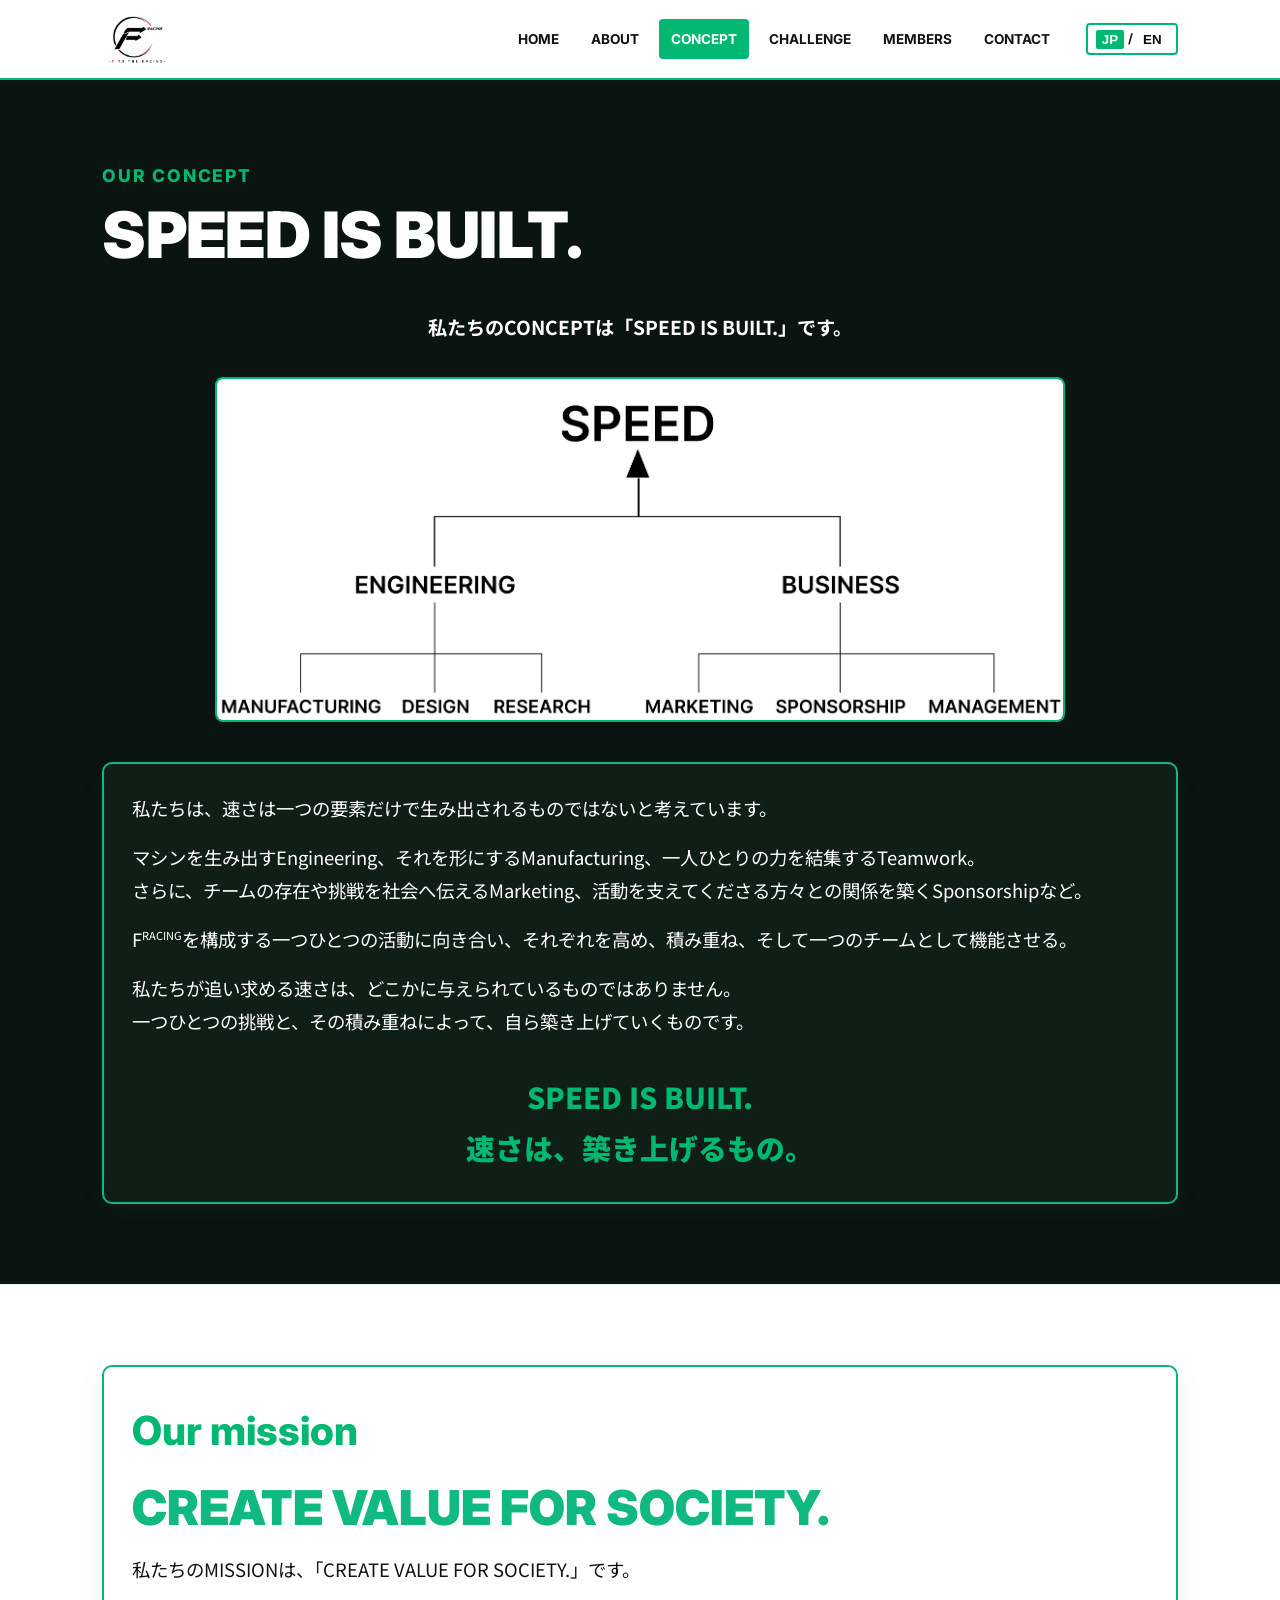
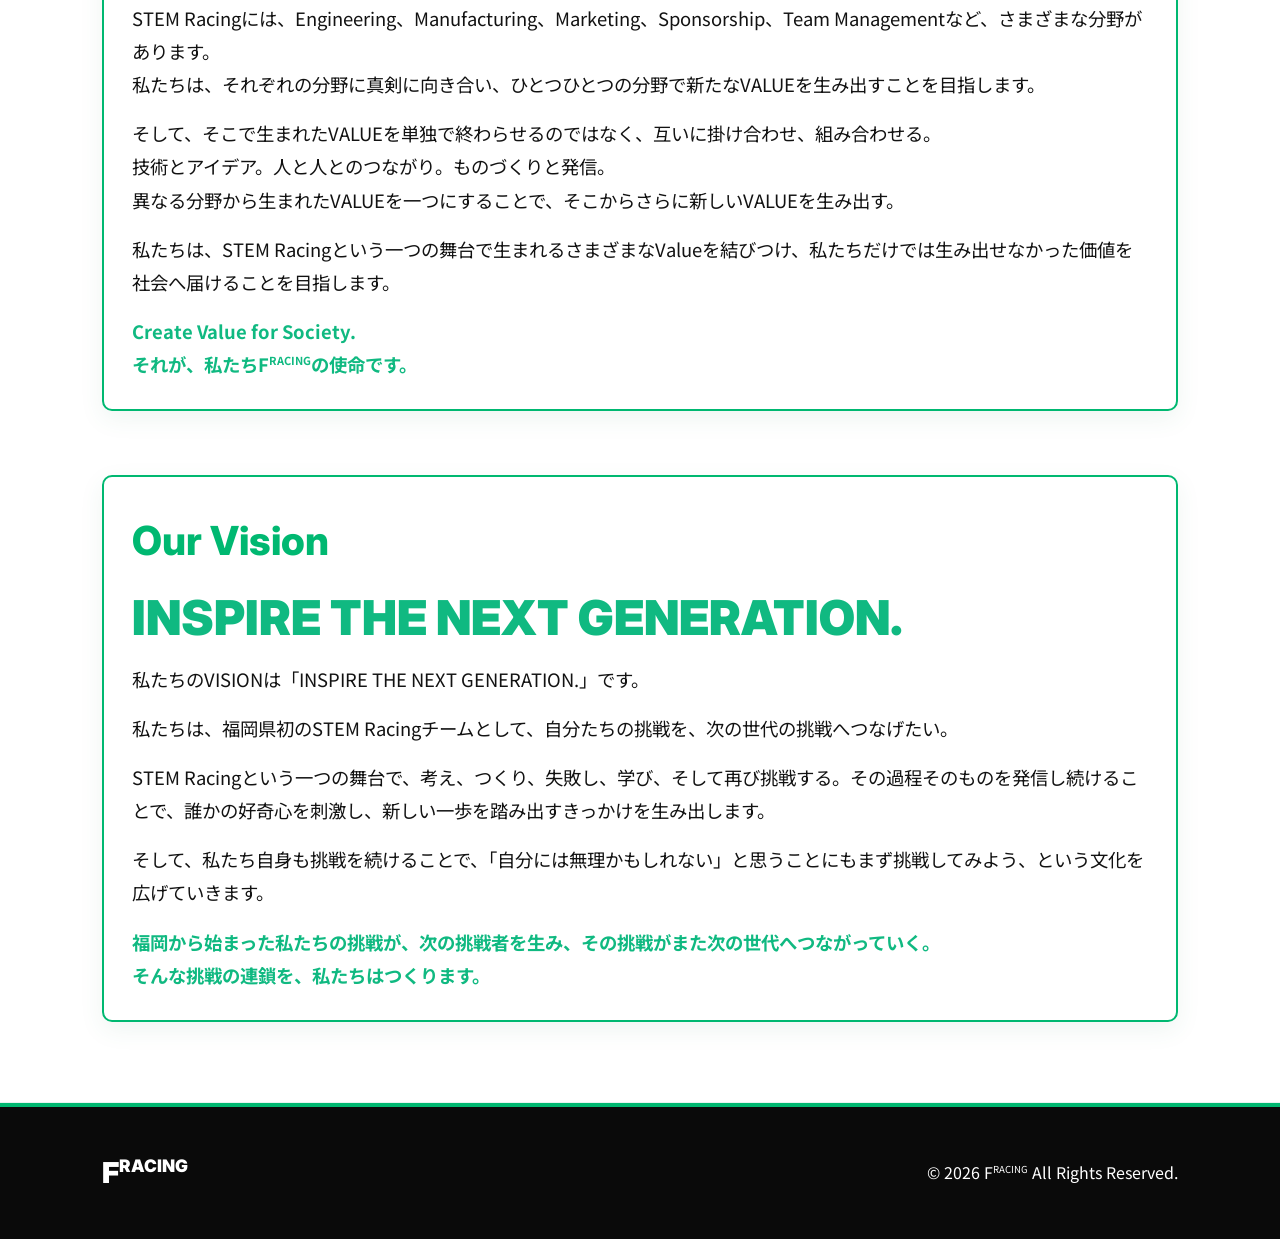
<file: concept.html>
<!DOCTYPE html>
<html lang="ja">
<head>
  <meta charset="UTF-8">
  <meta name="viewport" content="width=device-width, initial-scale=1.0">
  <title>CONCEPT | F RACING</title>
  <link href="https://fonts.googleapis.com/css2?family=Inter:wght@400;700;900&family=Noto+Sans+JP:wght@400;700;900&display=swap" rel="stylesheet">
  <link rel="stylesheet" href="style.css">
</head>
<body data-lang="jp">
  <header>
    <a href="index.html"><img src="whiteversion.jpg" alt="F RACING" class="logo-img"></a>
    <div class="nav-container">
      <nav class="nav-links">
        <a href="index.html">HOME</a>
        <a href="about.html">ABOUT</a>
        <a href="concept.html" class="active">CONCEPT</a>
        <a href="challenge.html">CHALLENGE</a>
        <a href="members.html">MEMBERS</a>
        <a href="contact.html">CONTACT</a>
      </nav>
      <div class="lang-switch">
        <button onclick="setLanguage('jp')" id="btn-jp" class="active">JP</button><span>/</span><button onclick="setLanguage('en')" id="btn-en">EN</button>
      </div>
    </div>
  </header>

  <main>
    <section class="dark-section">
      <div class="section-title-box">
        <span class="sub">OUR CONCEPT</span>
        <h2>SPEED IS BUILT.</h2>
      </div>
      
      <p class="lang-jp" style="font-size: 1.2rem; font-weight: bold; text-align: center; margin-bottom: 24px;">私たちのCONCEPTは「SPEED IS BUILT.」です。</p> 
      <p class="lang-en" style="font-size: 1.2rem; font-weight: bold; text-align: center; margin-bottom: 24px;">Our CONCEPT is “SPEED IS BUILT.”</p>
      
      <div class="image-container">
        <img src="Group44.png" alt="CONCEPT MAP">
      </div>
      
      <div class="lang-jp custom-card" style="margin-top: 40px; font-size: 1.15rem; display: flex; flex-direction: column; gap: 16px;">
        <p>私たちは、速さは一つの要素だけで生み出されるものではないと考えています。</p>
        <p>マシンを生み出すEngineering、それを形にするManufacturing、一人ひとりの力を結集するTeamwork。<br>さらに、チームの存在や挑戦を社会へ伝えるMarketing、活動を支えてくださる方々との関係を築くSponsorshipなど。</p>
        <p>F<sup>RACING</sup>を構成する一つひとつの活動に向き合い、それぞれを高め、積み重ね、そして一つのチームとして機能させる。</p>
        <p>私たちが追い求める速さは、どこかに与えられているものではありません。<br>一つひとつの挑戦と、その積み重ねによって、自ら築き上げていくものです。</p>
        <p style="margin-top:16px; font-weight:900; font-size: 1.8rem; text-align: center; color: var(--green);">SPEED IS BUILT.<br>速さは、築き上げるもの。</p>
      </div>
      <div class="lang-en custom-card" style="margin-top: 40px; font-size: 1.15rem; display: flex; flex-direction: column; gap: 16px;">
        <p>We believe that speed is not created by a single factor alone.</p>
        <p>Engineering, which creates the machine; Manufacturing, which brings it to life; and Teamwork, which unites the strengths of each individual.<br>Furthermore, Marketing, which communicates the team’s existence and challenges to society; and Sponsorship, which builds relationships with those who support our activities.</p>
        <p>We engage with each and every activity that makes up F<sup>RACING</sup>, enhancing and building upon each one to function as a single, cohesive team.</p>
        <p>The speed we pursue is not something that is simply given to us.<br>It is something we build for ourselves through each individual challenge and the accumulation of those efforts.</p>
        <p style="margin-top:16px; font-weight:900; font-size: 1.8rem; text-align: center; color: var(--green);">SPEED IS BUILT.</p>
      </div>
    </section>

    <section>
      <div style="display: flex; flex-direction: column; gap: 64px;">
        <div class="custom-card mv-card">
          <span class="sub" style="font-family: var(--font-en); font-weight: 800; font-size: 2.5rem; color: var(--green);">Our mission</span>
          <h3>CREATE VALUE FOR SOCIETY.</h3>
          <div class="lang-jp" style="font-size: 1.15rem; display: flex; flex-direction: column; gap: 16px;">
            <p>私たちのMISSIONは、「CREATE VALUE FOR SOCIETY.」です。</p>
            <p>STEM Racingには、Engineering、Manufacturing、Marketing、Sponsorship、Team Managementなど、さまざまな分野があります。<br>私たちは、それぞれの分野に真剣に向き合い、ひとつひとつの分野で新たなVALUEを生み出すことを目指します。</p>
            <p>そして、そこで生まれたVALUEを単独で終わらせるのではなく、互いに掛け合わせ、組み合わせる。<br>技術とアイデア。人と人とのつながり。ものづくりと発信。<br>異なる分野から生まれたVALUEを一つにすることで、そこからさらに新しいVALUEを生み出す。</p>
            <p>私たちは、STEM Racingという一つの舞台で生まれるさまざまなValueを結びつけ、私たちだけでは生み出せなかった価値を社会へ届けることを目指します。</p>
            <p style="font-weight: bold; color: var(--green-dark);">Create Value for Society.<br>それが、私たちF<sup>RACING</sup>の使命です。</p>
          </div>
          <div class="lang-en" style="font-size: 1.15rem; display: flex; flex-direction: column; gap: 16px;">
            <p>Our MISSION is “CREATE VALUE FOR SOCIETY.”</p>
            <p>STEM Racing encompasses a variety of fields, including Engineering, Manufacturing, Marketing, Sponsorship, and Team Management.<br>We take each of these fields seriously and aim to create new VALUE in every single one.</p>
            <p>And rather than letting the VALUE created in each field stand alone, we combine and integrate them.<br>Technology and ideas. Connections between people. Manufacturing and communication.<br>By uniting the value born from these different fields, we generate even more new value.</p>
            <p>We aim to connect the diverse forms of value created on the single stage of STEM Racing and deliver value to society that we could not have created on our own.</p>
            <p style="font-weight: bold; color: var(--green-dark);">Create Value for Society.<br>That is the mission of F<sup>RACING</sup>.</p>
          </div>
        </div>

        <div class="custom-card mv-card">
          <span class="sub" style="font-family: var(--font-en); font-weight: 800; font-size: 2.5rem; color: var(--green);">Our Vision</span>
          <h3>INSPIRE THE NEXT GENERATION.</h3> 
          <div class="lang-jp" style="font-size: 1.15rem; display: flex; flex-direction: column; gap: 16px;">
            <p>私たちのVISIONは「INSPIRE THE NEXT GENERATION.」です。</p>
            <p>私たちは、福岡県初のSTEM Racingチームとして、自分たちの挑戦を、次の世代の挑戦へつなげたい。</p>
            <p>STEM Racingという一つの舞台で、考え、つくり、失敗し、学び、そして再び挑戦する。その過程そのものを発信し続けることで、誰かの好奇心を刺激し、新しい一歩を踏み出すきっかけを生み出します。</p>
            <p>そして、私たち自身も挑戦を続けることで、「自分には無理かもしれない」と思うことにもまず挑戦してみよう、という文化を広げていきます。</p>
            <p style="font-weight: bold; color: var(--green-dark);">福岡から始まった私たちの挑戦が、次の挑戦者を生み、その挑戦がまた次の世代へつながっていく。<br>そんな挑戦の連鎖を、私たちはつくります。</p>
          </div>
          <div class="lang-en" style="font-size: 1.15rem; display: flex; flex-direction: column; gap: 16px;">
            <p>Our VISION is “INSPIRE THE NEXT GENERATION.”</p>
            <p>As Fukuoka Prefecture’s first STEM Racing team, we want to connect our own challenges to those of the next generation.</p>
            <p>On the stage of STEM Racing, we think, create, fail, learn, and try again. By continuously sharing this process itself, we aim to spark curiosity in others and create opportunities for them to take a new step forward.</p>
            <p>Furthermore, by continuing to take on challenges ourselves, we will foster a culture where people are encouraged to at least give things a try—even when they think, “Maybe I can’t do this.”</p>
            <p style="font-weight: bold; color: var(--green-dark);">Our journey, which began in Fukuoka, will inspire the next generation of challengers, and their challenges will in turn lead to the next generation.<br>We are creating this chain of challenges.</p>
          </div>
        </div>
      </div>
    </section>
  </main>

  <footer>
    <div style="font-family: var(--font-en); font-weight: 900; font-size: 1.8rem;">F<sup>RACING</sup></div>
    <p>&copy; 2026 F<sup>RACING</sup> All Rights Reserved.</p>
  </footer>
  <script src="script.js"></script>
</body>
</html>
</file>
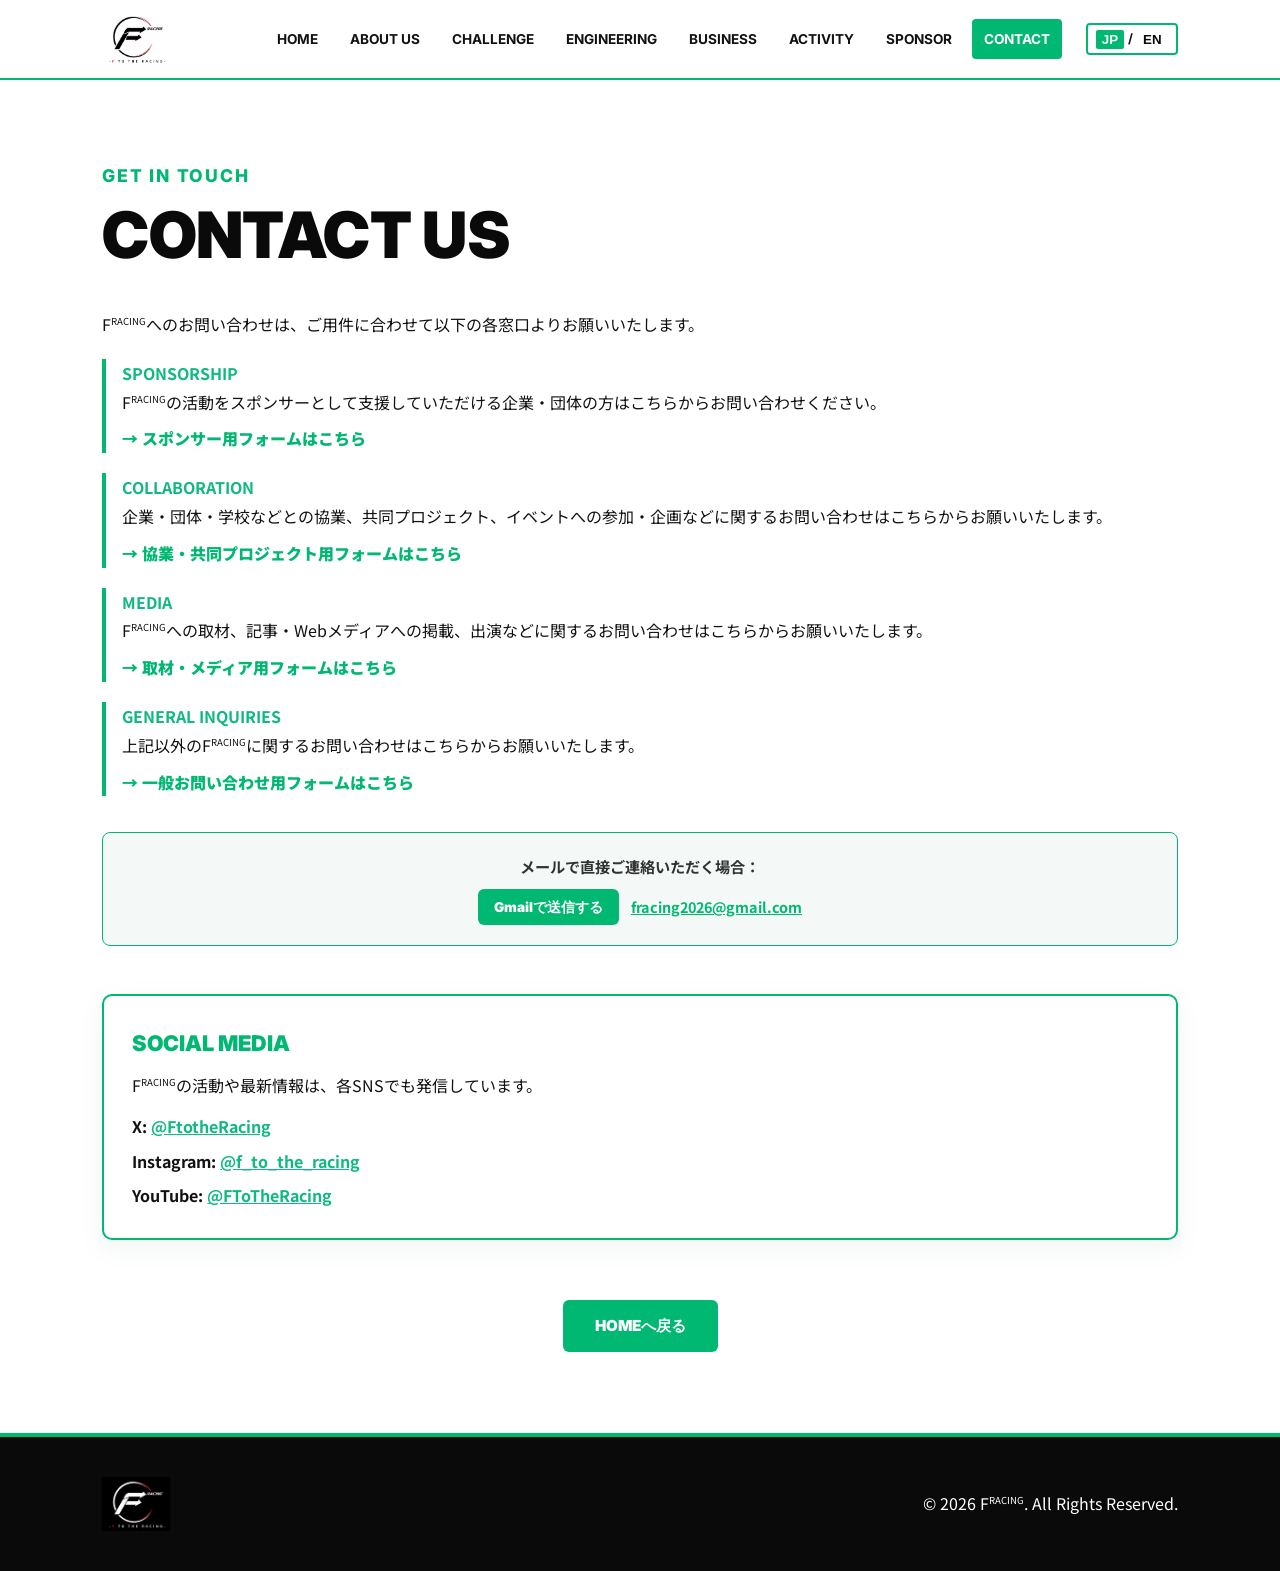
<file: contact.html>
<!DOCTYPE html>
<html lang="ja">
<head>
  <meta charset="UTF-8">
  <meta name="viewport" content="width=device-width, initial-scale=1.0">
  <title>CONTACT | F RACING</title>
  <link href="https://fonts.googleapis.com/css2?family=Inter:wght@400;700;900&family=Noto+Sans+JP:wght@400;700;900&display=swap" rel="stylesheet">
  <link rel="stylesheet" href="style.css">
</head>
<body data-lang="jp">
  <header>
    <a href="index.html"><img src="whiteversion.jpg" alt="F RACING" class="logo-img"></a>
    <div class="nav-container">
      <nav class="nav-links">
        <a href="index.html">HOME</a>
        <a href="about.html">ABOUT US</a>
        <a href="challenge.html">CHALLENGE</a>
        <a href="challenge.html#engineering">ENGINEERING</a>
        <a href="challenge.html#business">BUSINESS</a>
        <a href="activity.html">ACTIVITY</a>
        <a href="sponsor.html">SPONSOR</a>
        <a href="contact.html" class="active">CONTACT</a>
      </nav>
      <div class="lang-switch">
        <button onclick="setLanguage('jp')" id="btn-jp" class="active">JP</button><span>/</span><button onclick="setLanguage('en')" id="btn-en">EN</button>
      </div>
    </div>
  </header>

  <main>
    <section id="contact">
      <div class="section-title-box">
        <span class="sub">GET IN TOUCH</span>
        <h2>Contact Us</h2>
      </div>

      <!-- CONTACT案内（日本語） -->
<div class="lang-jp" style="display: flex; flex-direction: column; gap: 20px; margin-bottom: 48px;">
  <p>F<sup>RACING</sup>へのお問い合わせは、ご用件に合わせて以下の各窓口よりお願いいたします。</p>
  
  <!-- 1. SPONSORSHIP -->
  <div style="padding-left: 16px; border-left: 4px solid var(--green);">
    <p style="font-weight: bold; color: var(--green-dark);">SPONSORSHIP</p>
    <p style="margin-bottom: 8px;">F<sup>RACING</sup>の活動をスポンサーとして支援していただける企業・団体の方はこちらからお問い合わせください。</p>
    <a href="https://docs.google.com/forms/d/e/1FAIpQLSf1bnACpYnCjDolLp71zBzW3EouECDBFpJ-zGjVThMdqak02w/viewform?usp=header" target="_blank" rel="noopener noreferrer" class="inline-link-btn">→ スポンサー用フォームはこちら</a>
  </div>

  

  <!-- 3. COLLABORATION -->
  <div style="padding-left: 16px; border-left: 4px solid var(--green);">
    <p style="font-weight: bold; color: var(--green-dark);">COLLABORATION</p>
    <p style="margin-bottom: 8px;">企業・団体・学校などとの協業、共同プロジェクト、イベントへの参加・企画などに関するお問い合わせはこちらからお願いいたします。</p>
    <a href="https://docs.google.com/forms/d/e/1FAIpQLSdlW0WYjN1lWAFK1LtHYV-57crOtfx7gKjJGB6WW4aRi91-tQ/viewform?usp=header" target="_blank" rel="noopener noreferrer" class="inline-link-btn">→ 協業・共同プロジェクト用フォームはこちら</a>
  </div>

  <!-- 4. MEDIA -->
  <div style="padding-left: 16px; border-left: 4px solid var(--green);">
    <p style="font-weight: bold; color: var(--green-dark);">MEDIA</p>
    <p style="margin-bottom: 8px;">F<sup>RACING</sup>への取材、記事・Webメディアへの掲載、出演などに関するお問い合わせはこちらからお願いいたします。</p>
    <a href="https://docs.google.com/forms/d/e/1FAIpQLSexCBMMQ6Nril9a1wVxN238n4013Yt0-somLcJR4qlPwd84Uw/viewform?usp=header" target="_blank" rel="noopener noreferrer" class="inline-link-btn">→ 取材・メディア用フォームはこちら</a>
  </div>

  <!-- 5. GENERAL INQUIRIES -->
  <div style="padding-left: 16px; border-left: 4px solid var(--green);">
    <p style="font-weight: bold; color: var(--green-dark);">GENERAL INQUIRIES</p>
    <p style="margin-bottom: 8px;">上記以外のF<sup>RACING</sup>に関するお問い合わせはこちらからお願いいたします。</p>
    <a href="https://docs.google.com/forms/d/e/1FAIpQLScIXBASwQLVs9fNt41bpg2ORbXFQntLZcq9vRJX8l9SaMQLjw/viewform?usp=header" target="_blank" rel="noopener noreferrer" class="inline-link-btn">→ 一般お問い合わせ用フォームはこちら</a>
  </div>

  <!-- メール直通案内（日本語） -->
  <div style="margin-top: 16px; padding: 20px; background: rgba(51, 133, 93, 0.05); border-radius: 8px; border: 1px solid var(--green); text-align: center;">
    <p style="font-size: 0.95rem; color: #333333; margin-bottom: 8px; font-weight: bold;">
      メールで直接ご連絡いただく場合：
    </p>
    <div style="display: flex; gap: 12px; justify-content: center; flex-wrap: wrap; align-items: center; margin-top: 8px;">
      <!-- Web版Gmailで送信画面を開くボタン -->
      <a href="https://mail.google.com/mail/?view=cm&fs=1&to=fracing2026@gmail.com" target="_blank" rel="noopener noreferrer" class="btn-more" style="padding: 6px 16px; font-size: 0.85rem;">
        Gmailで送信する
      </a>
      <!-- 標準メールアプリ用リンク -->
      <a href="mailto:fracing2026@gmail.com" style="color: var(--green); font-weight: bold; text-decoration: underline; font-size: 0.9rem;">
        fracing2026@gmail.com
      </a>
    </div>
  </div>
</div>

<!-- CONTACT案内（英語） -->
<div class="lang-en" style="display: flex; flex-direction: column; gap: 20px; margin-bottom: 48px;">
  <p>Please select the appropriate link below to contact F<sup>RACING</sup> based on your inquiry.</p>
  
  <!-- 1. SPONSORSHIP -->
  <div style="padding-left: 16px; border-left: 4px solid var(--green);">
    <p style="font-weight: bold; color: var(--green-dark);">SPONSORSHIP</p>
    <p style="margin-bottom: 8px;">Companies and organizations interested in supporting F<sup>RACING</sup> as sponsors:</p>
    <a href="https://docs.google.com/forms/d/e/1FAIpQLSf1bnACpYnCjDolLp71zBzW3EouECDBFpJ-zGjVThMdqak02w/viewform?usp=header" target="_blank" rel="noopener noreferrer" class="inline-link-btn">→ Sponsorship Form</a>
  </div>

 

  <!-- 3. COLLABORATION -->
  <div style="padding-left: 16px; border-left: 4px solid var(--green);">
    <p style="font-weight: bold; color: var(--green-dark);">COLLABORATION</p>
    <p style="margin-bottom: 8px;">Inquire about joint projects or collaborations with companies, organizations, or schools:</p>
    <a href="https://docs.google.com/forms/d/e/1FAIpQLSdlW0WYjN1lWAFK1LtHYV-57crOtfx7gKjJGB6WW4aRi91-tQ/viewform?usp=header" target="_blank" rel="noopener noreferrer" class="inline-link-btn">→ Collaboration Form</a>
  </div>

  <!-- 4. MEDIA -->
  <div style="padding-left: 16px; border-left: 4px solid var(--green);">
    <p style="font-weight: bold; color: var(--green-dark);">MEDIA</p>
    <p style="margin-bottom: 8px;">Reach out to us for media interviews, article features, or press coverage:</p>
    <a href="https://docs.google.com/forms/d/e/1FAIpQLSexCBMMQ6Nril9a1wVxN238n4013Yt0-somLcJR4qlPwd84Uw/viewform?usp=header" target="_blank" rel="noopener noreferrer" class="inline-link-btn">→ Media Inquiry Form</a>
  </div>

  <!-- 5. GENERAL INQUIRIES -->
  <div style="padding-left: 16px; border-left: 4px solid var(--green);">
    <p style="font-weight: bold; color: var(--green-dark);">GENERAL INQUIRIES</p>
    <p style="margin-bottom: 8px;">For any other questions or general inquiries regarding F<sup>RACING</sup>:</p>
    <a href="https://docs.google.com/forms/d/e/1FAIpQLScIXBASwQLVs9fNt41bpg2ORbXFQntLZcq9vRJX8l9SaMQLjw/viewform?usp=header" target="_blank" rel="noopener noreferrer" class="inline-link-btn">→ General Contact Form</a>
  </div>

  <!-- Direct Email (英語) -->
  <div style="margin-top: 16px; padding: 20px; background: rgba(51, 133, 93, 0.05); border-radius: 8px; border: 1px solid var(--green); text-align: center;">
    <p style="font-size: 0.95rem; color: #333333; margin-bottom: 8px; font-weight: bold;">
      Reach out to us via direct email:
    </p>
    <div style="display: flex; gap: 12px; justify-content: center; flex-wrap: wrap; align-items: center; margin-top: 8px;">
      <!-- Web版Gmailボタン -->
      <a href="https://mail.google.com/mail/?view=cm&fs=1&to=fracing2026@gmail.com" target="_blank" rel="noopener noreferrer" class="btn-more" style="padding: 6px 16px; font-size: 0.85rem;">
        Send via Gmail
      </a>
      <!-- 標準メールアプリ用リンク -->
      <a href="mailto:fracing2026@gmail.com" style="color: var(--green); font-weight: bold; text-decoration: underline; font-size: 0.9rem;">
        fracing2026@gmail.com
      </a>
    </div>
  </div>
</div>

      
        <div class="custom-card">
          <h4 style="font-size: 1.35rem; font-weight: 900; color: var(--green); margin-bottom: 8px; font-family: var(--font-en);">SOCIAL MEDIA</h4>
          <p class="lang-jp">F<sup>RACING</sup>の活動や最新情報は、各SNSでも発信しています。</p>
          <p class="lang-en">We also share updates on F<sup>RACING</sup>’s activities and the latest news on our social media channels.</p>
          <ul style="margin-top: 12px; display: flex; flex-direction: column; gap: 6px; font-weight: bold;">
            <li>X: <a href="https://x.com/FtotheRacing" target="_blank" style="color: var(--green-dark); text-decoration: underline;">@FtotheRacing</a></li>
            <li>Instagram: <a href="https://www.instagram.com/f_to_the_racing/?hl=ja" target="_blank" style="color: var(--green-dark); text-decoration: underline;">@f_to_the_racing</a></li>
            <li>YouTube: <a href="https://www.youtube.com/@FToTheRacing" target="_blank" style="color: var(--green-dark); text-decoration: underline;">@FToTheRacing</a></li>
          </ul>
        </div>
      </div>
      <div style="text-align: center; margin-top: 60px;">
        <a href="index.html" class="btn-more lang-jp">HOMEへ戻る</a>
        <a href="index.html" class="btn-more lang-en">BACK TO HOME</a>
      </div>
    </section>
  </main>

<footer>
    <div class="footer-logo">
      <a href="index.html">
        <img src="blackversion.png" alt="F RACING" class="logo-img">
      </a>
    </div>
    <p>&copy; 2026 F<sup>RACING</sup>. All Rights Reserved.</p>
  </footer>

<script>
    document.addEventListener('DOMContentLoaded', () => {
      const langButtons = document.querySelectorAll('.lang-switch button');
      const savedLang = localStorage.getItem('selectedLang') || 'jp';
      applyLanguage(savedLang);

      langButtons.forEach(btn => {
        btn.addEventListener('click', () => {
          const lang = btn.textContent.trim().toLowerCase();
          localStorage.setItem('selectedLang', lang);
          applyLanguage(lang);
        });
      });

      function applyLanguage(lang) {
        document.body.setAttribute('data-lang', lang);
        langButtons.forEach(btn => {
          if (btn.textContent.trim().toLowerCase() === lang) {
            btn.classList.add('active');
          } else {
            btn.classList.remove('active');
          }
        });
      }
    });
  </script>
  <!-- ★ここまで貼り付け★ -->

</body>
</html>
</file>
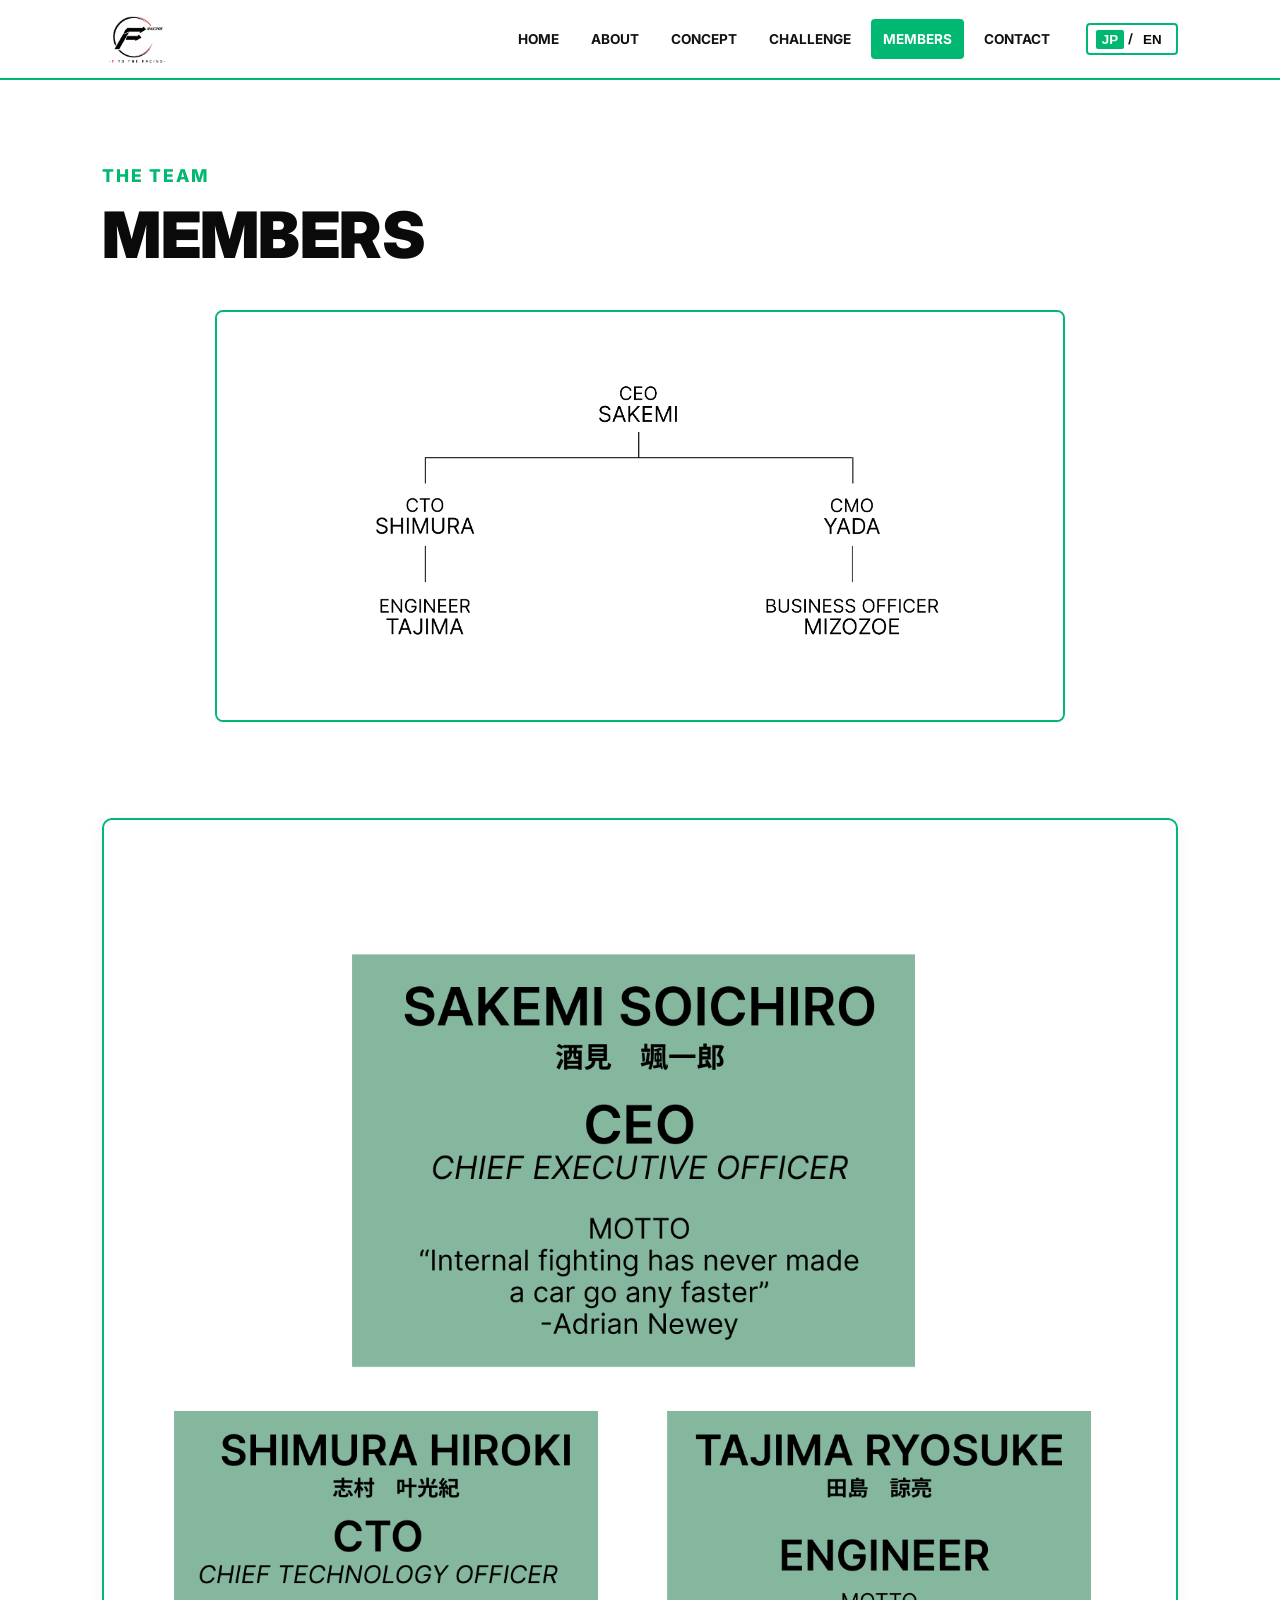
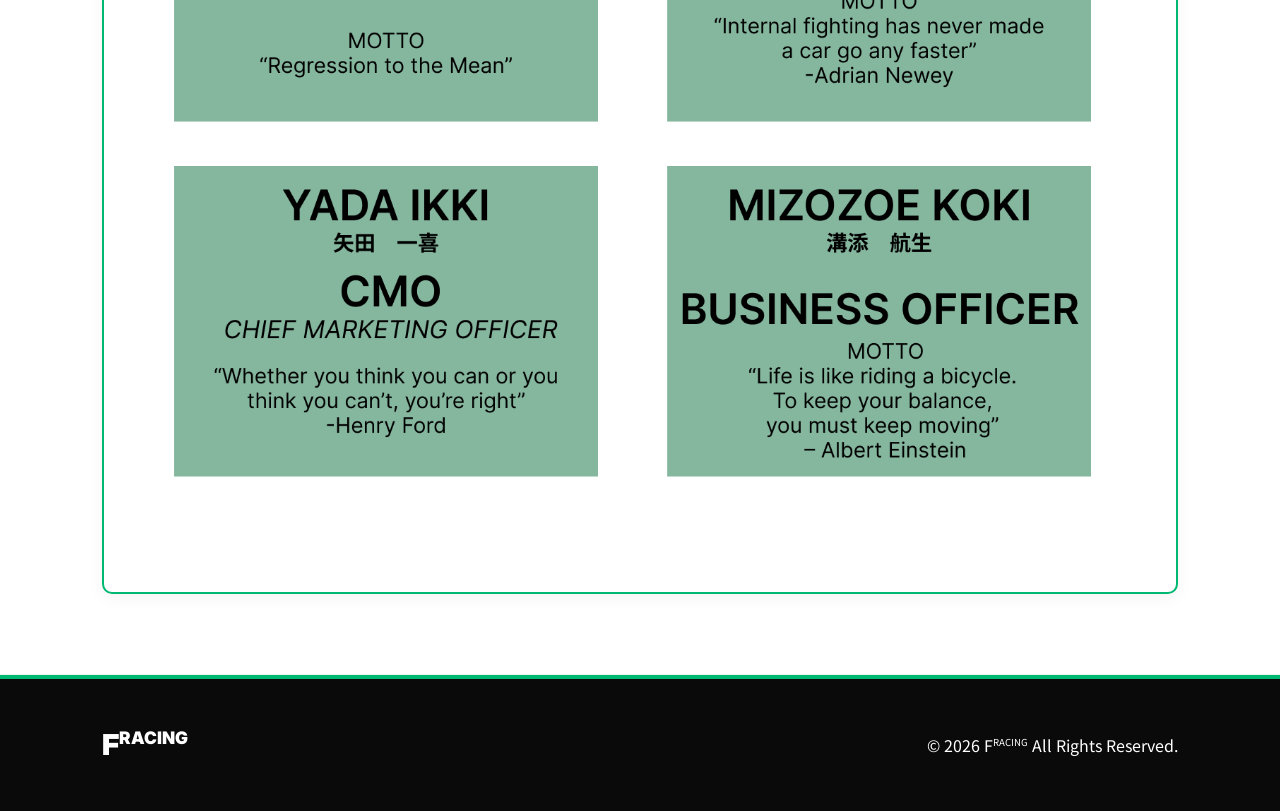
<file: members.html>
<!DOCTYPE html>
<html lang="ja">
<head>
  <meta charset="UTF-8">
  <meta name="viewport" content="width=device-width, initial-scale=1.0">
  <title>MEMBERS | F RACING</title>
  <link href="https://fonts.googleapis.com/css2?family=Inter:wght@400;700;900&family=Noto+Sans+JP:wght@400;700;900&display=swap" rel="stylesheet">
  <link rel="stylesheet" href="style.css">
</head>
<body data-lang="jp">
  <header>
    <a href="index.html"><img src="whiteversion.jpg" alt="F RACING" class="logo-img"></a>
    <div class="nav-container">
      <nav class="nav-links">
        <a href="index.html">HOME</a>
        <a href="about.html">ABOUT</a>
        <a href="concept.html">CONCEPT</a>
        <a href="challenge.html">CHALLENGE</a>
        <a href="members.html" class="active">MEMBERS</a>
        <a href="contact.html">CONTACT</a>
      </nav>
      <div class="lang-switch">
        <button onclick="setLanguage('jp')" id="btn-jp" class="active">JP</button><span>/</span><button onclick="setLanguage('en')" id="btn-en">EN</button>
      </div>
    </div>
  </header>

  <main>
    <section>
      <div class="section-title-box">
        <span class="sub">THE TEAM</span>
        <h2>MEMBERS</h2>
      </div>

      <div class="image-container">
        <img src="Group41.png" alt="メンバー組織図">
      </div>

      <!-- 1枚目の画像の下の挿入エリア -->
　　　<div class="member-insert-box">
  <!-- 文字をすべて消して、写真だけにしています -->
  　　<img src="Group50.png" alt="メンバーの写真" style="max-width: 100%; height: auto; border-radius: 8px;">
　　　</div>

    </section>
  </main>

  <footer>
    <div style="font-family: var(--font-en); font-weight: 900; font-size: 1.8rem;">F<sup>RACING</sup></div>
    <p>&copy; 2026 F<sup>RACING</sup> All Rights Reserved.</p>
  </footer>
  <script src="script.js"></script>
</body>
</html>
</file>
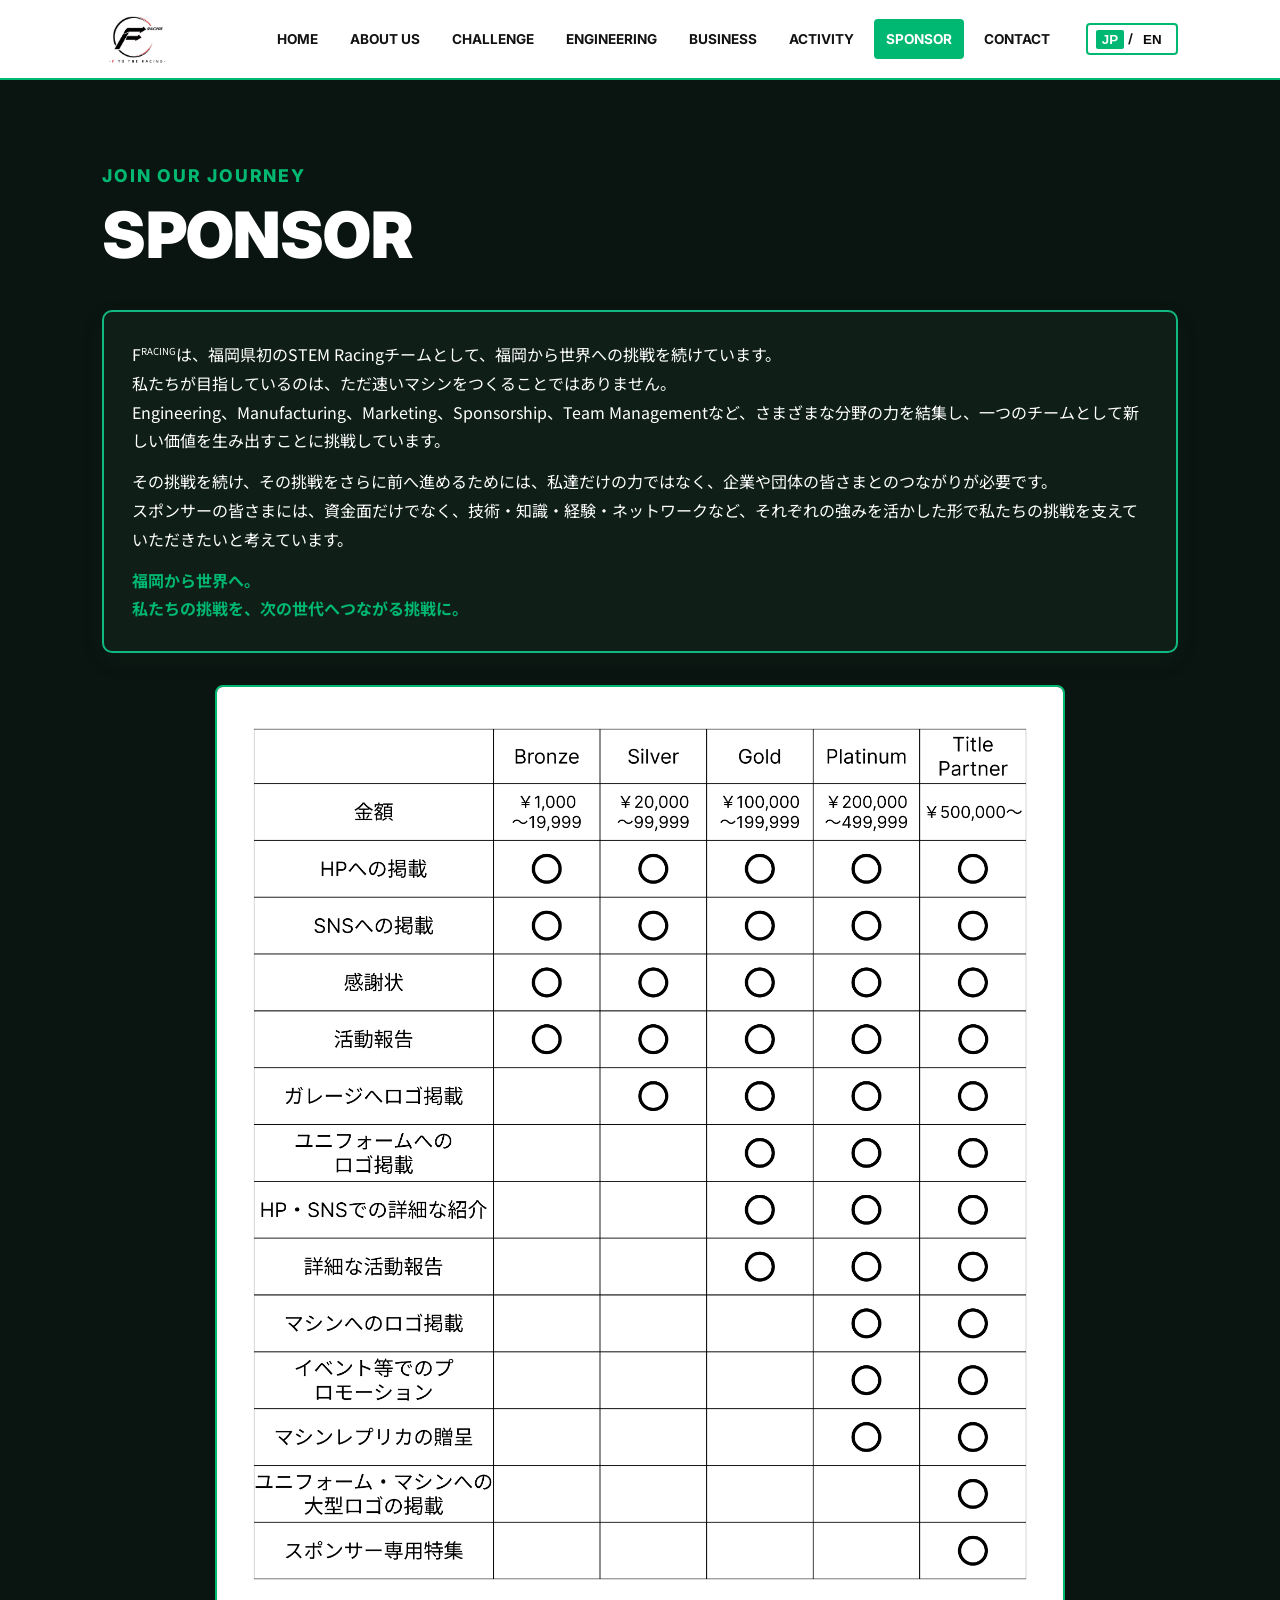
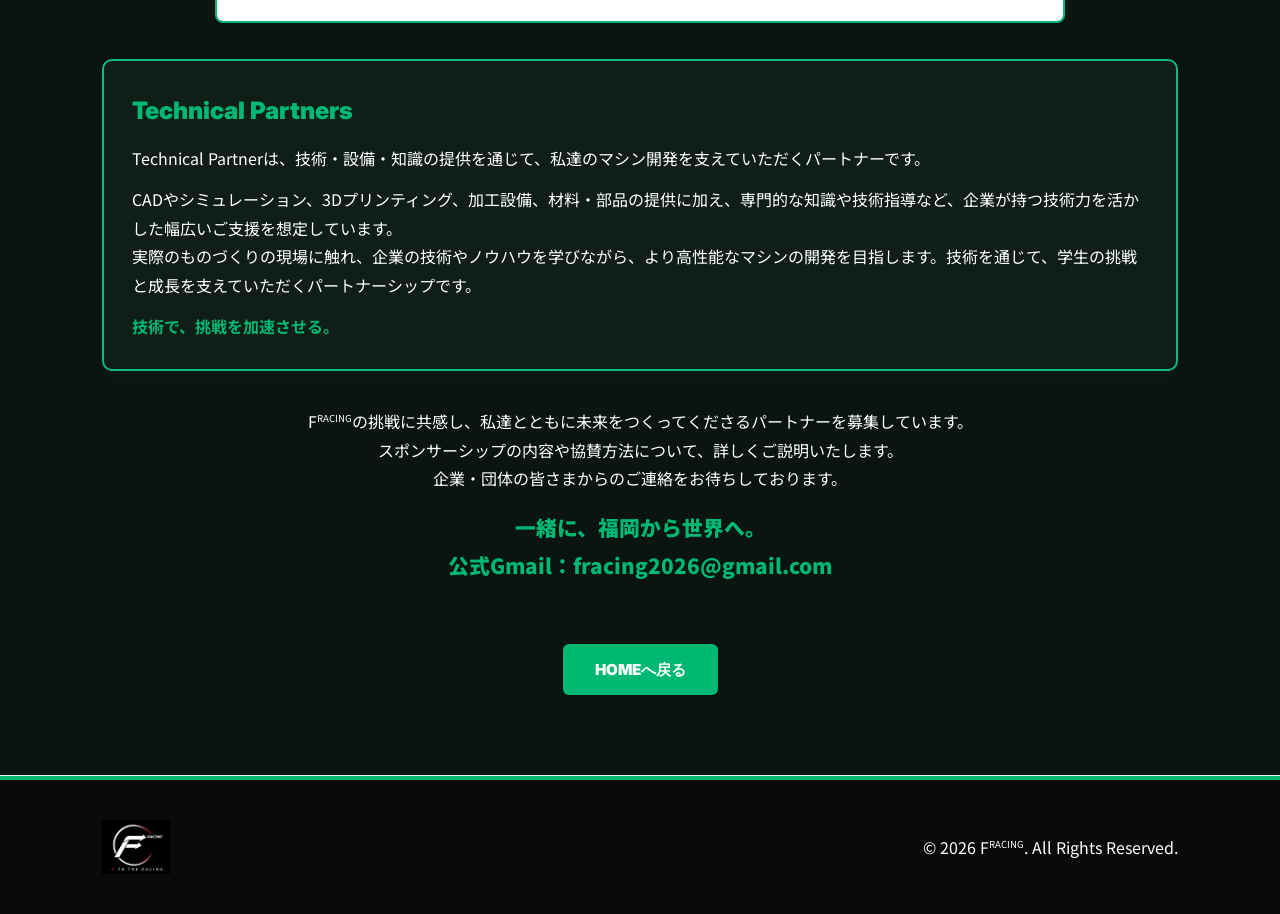
<file: sponsor.html>
<!DOCTYPE html>
<html lang="ja">
<head>
  <meta charset="UTF-8">
  <meta name="viewport" content="width=device-width, initial-scale=1.0">
  <title>SPONSOR | F RACING</title>
  <link href="https://fonts.googleapis.com/css2?family=Inter:wght@400;700;900&family=Noto+Sans+JP:wght@400;700;900&display=swap" rel="stylesheet">
  <link rel="stylesheet" href="style.css">
</head>
<body data-lang="jp">
  <header>
    <a href="index.html"><img src="whiteversion.jpg" alt="F RACING" class="logo-img"></a>
    <div class="nav-container">
      <nav class="nav-links">
        <a href="index.html">HOME</a>
        <a href="about.html">ABOUT US</a>
        <a href="challenge.html">CHALLENGE</a>
        <a href="challenge.html#engineering">ENGINEERING</a>
        <a href="challenge.html#business">BUSINESS</a>
        <a href="activity.html">ACTIVITY</a>
        <a href="sponsor.html" class="active">SPONSOR</a>
        <a href="contact.html">CONTACT</a>
      </nav>
      <div class="lang-switch">
        <button id="btn-jp" class="active">JP</button><span>/</span><button id="btn-en">EN</button>
      </div>
    </div>
  </header>

  <main>
    <section class="dark-section" id="sponsor">
      <div class="section-title-box">
        <span class="sub">JOIN OUR JOURNEY</span>
        <h2>SPONSOR</h2>
      </div>
      
      <!-- 日本語本文 -->
      <div class="lang-jp custom-card" style="display: flex; flex-direction: column; gap: 12px; margin-bottom: 32px;">
        <p>F<sup>RACING</sup>は、福岡県初のSTEM Racingチームとして、福岡から世界への挑戦を続けています。<br>私たちが目指しているのは、ただ速いマシンをつくることではありません。<br>Engineering、Manufacturing、Marketing、Sponsorship、Team Managementなど、さまざまな分野の力を結集し、一つのチームとして新しい価値を生み出すことに挑戦しています。</p>
        <p>その挑戦を続け、その挑戦をさらに前へ進めるためには、私達だけの力ではなく、企業や団体の皆さまとのつながりが必要です。<br>スポンサーの皆さまには、資金面だけでなく、技術・知識・経験・ネットワークなど、それぞれの強みを活かした形で私たちの挑戦を支えていただきたいと考えています。</p>
        <p style="font-weight: bold; color: var(--green);">福岡から世界へ。<br>私たちの挑戦を、次の世代へつながる挑戦に。</p>
      </div>

      <!-- 英語本文（しっかり完全翻訳対応） -->
      <div class="lang-en custom-card" style="display: flex; flex-direction: column; gap: 12px; margin-bottom: 32px;">
        <p>As Fukuoka's first STEM Racing team, F<sup>RACING</sup> continues its journey to compete on the world stage.<br>Our goal is not merely to build a fast race car. We aim to bring together expertise from various fields—including Engineering, Manufacturing, Marketing, Sponsorship, and Team Management—to create new value as one unified team.</p>
        <p>To sustain and accelerate this challenge, we need strong connections with corporate and organizational partners.<br>We invite our sponsors to support us by leveraging their unique strengths—whether through financial backing, technology, expertise, experience, or industry networks.</p>
        <p style="font-weight: bold; color: var(--green);">From Fukuoka to the World.<br>Connecting our current passion to the next generation.</p>
      </div>

      <!-- スポンサープラン画像 -->
      <div class="image-container">
        <img src="Group40.png" alt="スポンサープラン表">
      </div>

      <!-- Technical Partners セクション -->
      <div class="custom-card" style="margin-top: 36px;">
        <h3 class="lang-jp" style="font-family: var(--font-en); font-size: 1.5rem; font-weight: 900; color: var(--green); margin-bottom: 12px;">Technical Partners</h3>
        <h3 class="lang-en" style="font-family: var(--font-en); font-size: 1.5rem; font-weight: 900; color: var(--green); margin-bottom: 12px;">Technical Partners</h3>
        
        <!-- 日本語 -->
        <div class="lang-jp" style="display: flex; flex-direction: column; gap: 12px;">
          <p>Technical Partnerは、技術・設備・知識の提供を通じて、私達のマシン開発を支えていただくパートナーです。</p>
          <p>CADやシミュレーション、3Dプリンティング、加工設備、材料・部品の提供に加え、専門的な知識や技術指導など、企業が持つ技術力を活かした幅広いご支援を想定しています。<br>実際のものづくりの現場に触れ、企業の技術やノウハウを学びながら、より高性能なマシンの開発を目指します。技術を通じて、学生の挑戦と成長を支えていただくパートナーシップです。</p>
          <p style="font-weight: bold; color: var(--green);">技術で、挑戦を加速させる。</p>
        </div>
        
        <!-- 英語（完全対応） -->
        <div class="lang-en" style="display: flex; flex-direction: column; gap: 12px;">
          <p>Technical Partners empower our car development through the provision of cutting-edge technology, specialized equipment, and engineering expertise.</p>
          <p>We welcome various forms of technical support, including CAD software, simulation tools, 3D printing services, machining facilities, raw materials, components, and professional technical guidance.<br>By experiencing real-world manufacturing and learning directly from industry experts, our students aim to engineer higher-performing race cars. This partnership directly drives student growth through engineering excellence.</p>
          <p style="font-weight: bold; color: var(--green);">Accelerating our challenge through technology.</p>
        </div>
      </div>

      <!-- パートナー募集メッセージ（日本語） -->
      <div class="lang-jp" style="margin-top: 36px; text-align: center;">
        <p>F<sup>RACING</sup>の挑戦に共感し、私達とともに未来をつくってくださるパートナーを募集しています。<br>スポンサーシップの内容や協賛方法について、詳しくご説明いたします。<br>企業・団体の皆さまからのご連絡をお待ちしております。</p>
        <p style="font-weight: 900; font-size: 1.3rem; color: var(--green); margin-top: 16px;">一緒に、福岡から世界へ。<br>公式Gmail：fracing2026@gmail.com</p>
      </div>

      <!-- パートナー募集メッセージ（英語） -->
      <div class="lang-en" style="margin-top: 36px; text-align: center;">
        <p>We are seeking partners who share our vision and wish to build the future with us.<br>We would be honored to discuss sponsorship opportunities and technical collaboration details with you.<br>We look forward to hearing from interested companies and organizations.</p>
        <p style="font-weight: 900; font-size: 1.3rem; color: var(--green); margin-top: 16px;">Join us on our journey from Fukuoka to the world.<br>Official Email: fracing2026@gmail.com</p>
      </div>
      <div style="text-align: center; margin-top: 60px;">
        <a href="index.html" class="btn-more lang-jp">HOMEへ戻る</a>
        <a href="index.html" class="btn-more lang-en">BACK TO HOME</a>
      </div>
    </section>
  </main>

  <footer>
    <div class="footer-logo">
      <a href="index.html">
        <img src="blackversion.png" alt="F RACING" class="logo-img">
      </a>
    </div>
    <p>&copy; 2026 F<sup>RACING</sup>. All Rights Reserved.</p>
  </footer>

  <script>
    document.addEventListener('DOMContentLoaded', () => {
      const langButtons = document.querySelectorAll('.lang-switch button');
      const savedLang = localStorage.getItem('selectedLang') || 'jp';
      applyLanguage(savedLang);

      langButtons.forEach(btn => {
        btn.addEventListener('click', () => {
          const lang = btn.textContent.trim().toLowerCase();
          localStorage.setItem('selectedLang', lang);
          applyLanguage(lang);
        });
      });

      function applyLanguage(lang) {
        document.body.setAttribute('data-lang', lang);
        langButtons.forEach(btn => {
          if (btn.textContent.trim().toLowerCase() === lang) {
            btn.classList.add('active');
          } else {
            btn.classList.remove('active');
          }
        });
      }
    });
  </script>
</body>
</html>
</file>
<file: style.css>
:root {
  --white: #FFFFFF;
  --black: #0A0A0A;
  --text-main: #121212;
  --dark-bg: #0A1410;
  --green: #00B871; /* F RACING メインブランドカラー */
  --green-dark: #10B981;
  --light-green: #E6F5F0;
  --font-en: 'Inter', sans-serif;
  --font-jp: 'Noto Sans JP', sans-serif;
  --max-width: 1440px;
  --padding-x: 8vw;
}

*, *::before, *::after {
  box-sizing: border-box;
  margin: 0;
  padding: 0;
}

html {
  scroll-behavior: smooth;
}

body {
  font-family: var(--font-jp);
  background-color: var(--white);
  color: var(--text-main);
  line-height: 1.8;
  -webkit-font-smoothing: antialiased;
}

/* 多言語切り替え設定 */
body[data-lang="jp"] .lang-en { display: none !important; }
body[data-lang="en"] .lang-jp { display: none !important; }

sup { font-size: 0.6em; vertical-align: super; line-height: 0; }
a { color: inherit; text-decoration: none; }
ul { list-style: none; }

/* HEADER & NAV */
header {
  position: fixed;
  top: 0; left: 0; width: 100%; height: 80px;
  background-color: rgba(255, 255, 255, 0.98);
  backdrop-filter: blur(8px);
  border-bottom: 2px solid var(--green);
  display: flex; justify-content: space-between; align-items: center;
  padding: 0 var(--padding-x);
  z-index: 1000;
}

.logo-img { height: 54px; width: auto; display: block; }
.nav-container { display: flex; align-items: center; gap: 24px; }
.nav-links { display: flex; align-items: center; gap: 8px; }

.nav-links a {
  font-family: var(--font-en);
  font-size: 0.85rem !important;
  font-weight: 700;
  text-transform: uppercase;
  padding: 8px 12px !important;
  border-radius: 4px;
  display: block;
  letter-spacing: normal !important;
  margin: 0 !important;
  transition: all 0.2s ease;
}

.nav-links a:hover, .nav-links a.active {
  background-color: var(--green);
  color: var(--white);
}

.lang-switch {
  display: flex; align-items: center; gap: 4px;
  border: 2px solid var(--green); padding: 2px 8px;
  border-radius: 4px; font-family: var(--font-en);
  font-size: 0.8rem; font-weight: 700;
}
.lang-switch button {
  background: none; border: none; cursor: pointer;
  font-weight: inherit; color: var(--black);
  padding: 2px 6px; border-radius: 2px;
}
.lang-switch button.active { background-color: var(--green); color: var(--white); }

/* MAIN LAYOUT */
main { margin-top: 80px; min-height: calc(100vh - 160px); }
section { padding: 80px var(--padding-x); border-bottom: 1px solid var(--light-green); }

.section-title-box { margin-bottom: 40px; }
.section-title-box .sub {
  font-family: var(--font-en);
  font-size: 1.1rem;
  font-weight: 800; letter-spacing: 0.1em;
  color: var(--green); text-transform: uppercase;
  display: block; margin-bottom: 8px;
}

.section-title-box h2 {
  font-family: var(--font-en);
  font-size: clamp(2.5rem, 5vw, 4rem);
  font-weight: 900; line-height: 1.1;
  letter-spacing: -0.01em; text-transform: uppercase;
  color: var(--black);
}

/* TYPOGRAPHY */
.hero-tag {
  font-family: var(--font-en);
  font-size: clamp(1.2rem, 2.5vw, 1.8rem);
  font-weight: 800; letter-spacing: 0.05em;
  color: var(--green); text-transform: uppercase;
  margin-bottom: 12px; text-align: center;
}

.hero-intro-text {
  font-size: clamp(1.1rem, 2vw, 1.35rem);
  font-weight: 700; line-height: 1.7;
  color: var(--text-main);
}

.mv-card h3 {
  font-family: var(--font-en);
  font-size: clamp(2rem, 4vw, 3rem);
  font-weight: 900; line-height: 1.2;
  color: var(--green-dark); margin: 12px 0 16px 0;
}

.accent-text { color: var(--green); font-weight: bold; }

/* BUTTONS */
.btn-more {
  display: inline-block; padding: 12px 32px;
  background-color: var(--green); color: var(--white);
  font-family: var(--font-en); font-weight: 900; font-size: 0.95rem;
  border-radius: 6px; transition: background-color 0.2s, transform 0.2s; text-align: center;
}
.btn-more:hover { background-color: var(--green-dark); color: var(--white); transform: translateY(-2px); }

.activity-btn-wrapper { text-align: center; margin-top: 40px; }

/* CARDS DESIGN */
.card-grid {
  display: grid; grid-template-columns: repeat(auto-fit, minmax(300px, 1fr));
  gap: 24px; margin-top: 32px;
}
.custom-card {
  border: 2px solid var(--green); border-radius: 10px;
  padding: 28px; background-color: var(--white);
  box-shadow: 0 8px 24px rgba(51, 133, 93, 0.08);
  transition: transform 0.3s, box-shadow 0.3s;
  height: 100%; display: flex; flex-direction: column;
}
.custom-card:hover {
  transform: translateY(-4px); box-shadow: 0 12px 32px rgba(51, 133, 93, 0.2);
}
.custom-card h4 {
  font-family: var(--font-en);
  font-size: 1.35rem; font-weight: 900;
  color: var(--green); margin-bottom: 12px;
}

.dark-section { background-color: var(--dark-bg); color: var(--white); }
.dark-section .section-title-box h2 { color: var(--white); }
.dark-section .hero-intro-text, .dark-section p { color: var(--white); }
.dark-section .custom-card { background-color: #0F1F18; color: var(--white); border-color: var(--green-dark); }
.dark-section .custom-card h4 { color: var(--green); }

.image-container { width: 100%; max-width: 850px; margin: 32px auto; display: flex; justify-content: center; }
.image-container img { width: 100%; height: auto; display: block; border-radius: 8px; border: 2px solid var(--green); }

.member-insert-box {
  margin-top: 36px;
  padding: 20px;
  border: 2px solid var(--green); /* 破線から実線に変更 */
  border-radius: 10px;
  background-color: var(--white); /* 写真が映える背景色に */
  text-align: center;
  box-shadow: 0 4px 16px rgba(0, 0, 0, 0.05);
}

/* FOOTER */
footer {
  background-color: var(--black); color: var(--white);
  padding: 40px var(--padding-x); display: flex;
  justify-content: space-between; align-items: center;
  border-top: 4px solid var(--green);
}

/* RESPONSIVE */
@media (max-width: 991px) {
  :root { --padding-x: 5vw; }
  header {
    height: auto;
    padding: 12px 16px;
    flex-direction: column;
    gap: 10px;
  }
  
  .nav-container {
    width: 100%;
    justify-content: center;
    flex-wrap: wrap;
    gap: 12px;
  }

  .nav-links {
    display: flex !important;
    flex-wrap: wrap;
    justify-content: center;
    gap: 4px;
  }

  .nav-links a {
    font-size: 0.75rem !important;
    padding: 6px 8px !important;
  }

  main { margin-top: 110px; }
  section { padding: 50px var(--padding-x); }
  .section-title-box h2 { font-size: 2.2rem; }
  .mv-card h3 { font-size: 1.8rem; }
  footer { flex-direction: column; gap: 16px; text-align: center; }
}

/* ==========================================
   ACTIVITY SECTION (#33855D 統一版)
   ========================================== */

.activity-section {
  padding: 60px 0;
  background-color: var(--dark-bg);
}

.activity-grid {
  display: grid;
  grid-template-columns: repeat(auto-fit, minmax(280px, 1fr));
  gap: 24px;
  margin-top: 36px;
}

/* カード本体 */
.activity-card {
  background-color: #0d1a14 !important;
  border: 1.5px solid var(--green) !important;
  border-radius: 8px;
  overflow: hidden;
  transition: all 0.3s ease;
  position: relative;
}

.activity-card:hover {
  transform: translateY(-6px);
  box-shadow: 0 0 20px rgba(51, 133, 93, 0.4);
}

.activity-card-link {
  display: flex;
  flex-direction: column;
  height: 100%;
  text-decoration: none;
  color: inherit;
}

/* 写真サイズ140px制限 */
.activity-img {
  position: relative;
  width: 100%;
  height: 140px !important;
  overflow: hidden;
  background-color: #000;
  border-bottom: 1.5px solid var(--green);
}

.activity-img img {
  width: 100%;
  height: 100%;
  object-fit: cover;
  transition: transform 0.4s ease;
}

.activity-card:hover .activity-img img {
  transform: scale(1.08);
}

/* カテゴリタグ：白文字に変更して視認性を確保 */
.activity-tag {
  position: absolute;
  top: 10px;
  right: 10px;
  background: var(--green);
  color: #FFFFFF;
  font-family: var(--font-en);
  font-weight: 900;
  font-size: 0.75rem;
  padding: 3px 8px;
  border-radius: 3px;
  letter-spacing: 1px;
}

/* テキスト部分 */
.activity-content {
  padding: 18px;
  display: flex;
  flex-direction: column;
  flex-grow: 1;
}

.activity-date {
  font-family: var(--font-en);
  font-size: 0.8rem;
  color: #a0a0a0;
}

.activity-title {
  font-size: 1.15rem;
  font-weight: 700;
  color: #ffffff;
  margin: 6px 0 8px 0;
  line-height: 1.4;
}

.activity-card:hover .activity-title {
  color: var(--green);
}

.activity-desc {
  font-size: 0.85rem;
  color: #d0d0d0;
  line-height: 1.6;
  margin-bottom: 16px;
  display: -webkit-box;
  -webkit-line-clamp: 2;
  -webkit-box-orient: vertical;
  overflow: hidden;
}

.activity-more {
  font-family: var(--font-en);
  font-size: 0.85rem;
  font-weight: 900;
  color: var(--green);
  margin-top: auto;
}

/* SNSボタン（文字が見やすいように黒ベースに調整） */
/* SNSボタン（通常時は黒文字、ホバー時に緑背景＆白文字） */
.sns-btn {
  display: inline-block;
  padding: 8px 20px;
  border: 1.5px solid var(--green);
  border-radius: 20px;
  color: #121212 !important; /* 通常時の文字をしっかり見える黒に */
  background-color: #ffffff;  /* 背景は白 */
  text-decoration: none;
  font-size: 0.85rem;
  font-weight: bold;
  transition: all 0.25 ease;
}

.sns-btn:hover {
  background-color: var(--green) !important; /* マウスを乗せたらチームの緑に */
  color: #ffffff !important;                /* 文字は白に変化 */
  border-color: var(--green) !important;
  transform: translateY(-2px);              /* 軽く浮き上がる動き */
}


/* Inline Link Button */
.inline-link-btn {
  display: inline-block;
  color: var(--green);
  font-weight: 900;
  font-size: 1rem;
  text-decoration: none;
  transition: transform 0.2s ease;
}

.inline-link-btn:hover {
  transform: translateX(6px);
}

@media (max-width: 768px) {
  header {
    position: relative;
  }

  /* スマホ表示時の上部余白をセットでリセット */
  main {
    margin-top: 0 !important;   /* 110pxの不要なマージンを解除 */
    padding-top: 0 !important;
  }

  /* 最初のセクションの上余白を詰める（20px程度に調整） */
  main > section:first-child {
    padding-top: 20px !important; 
  }
}
</file>
